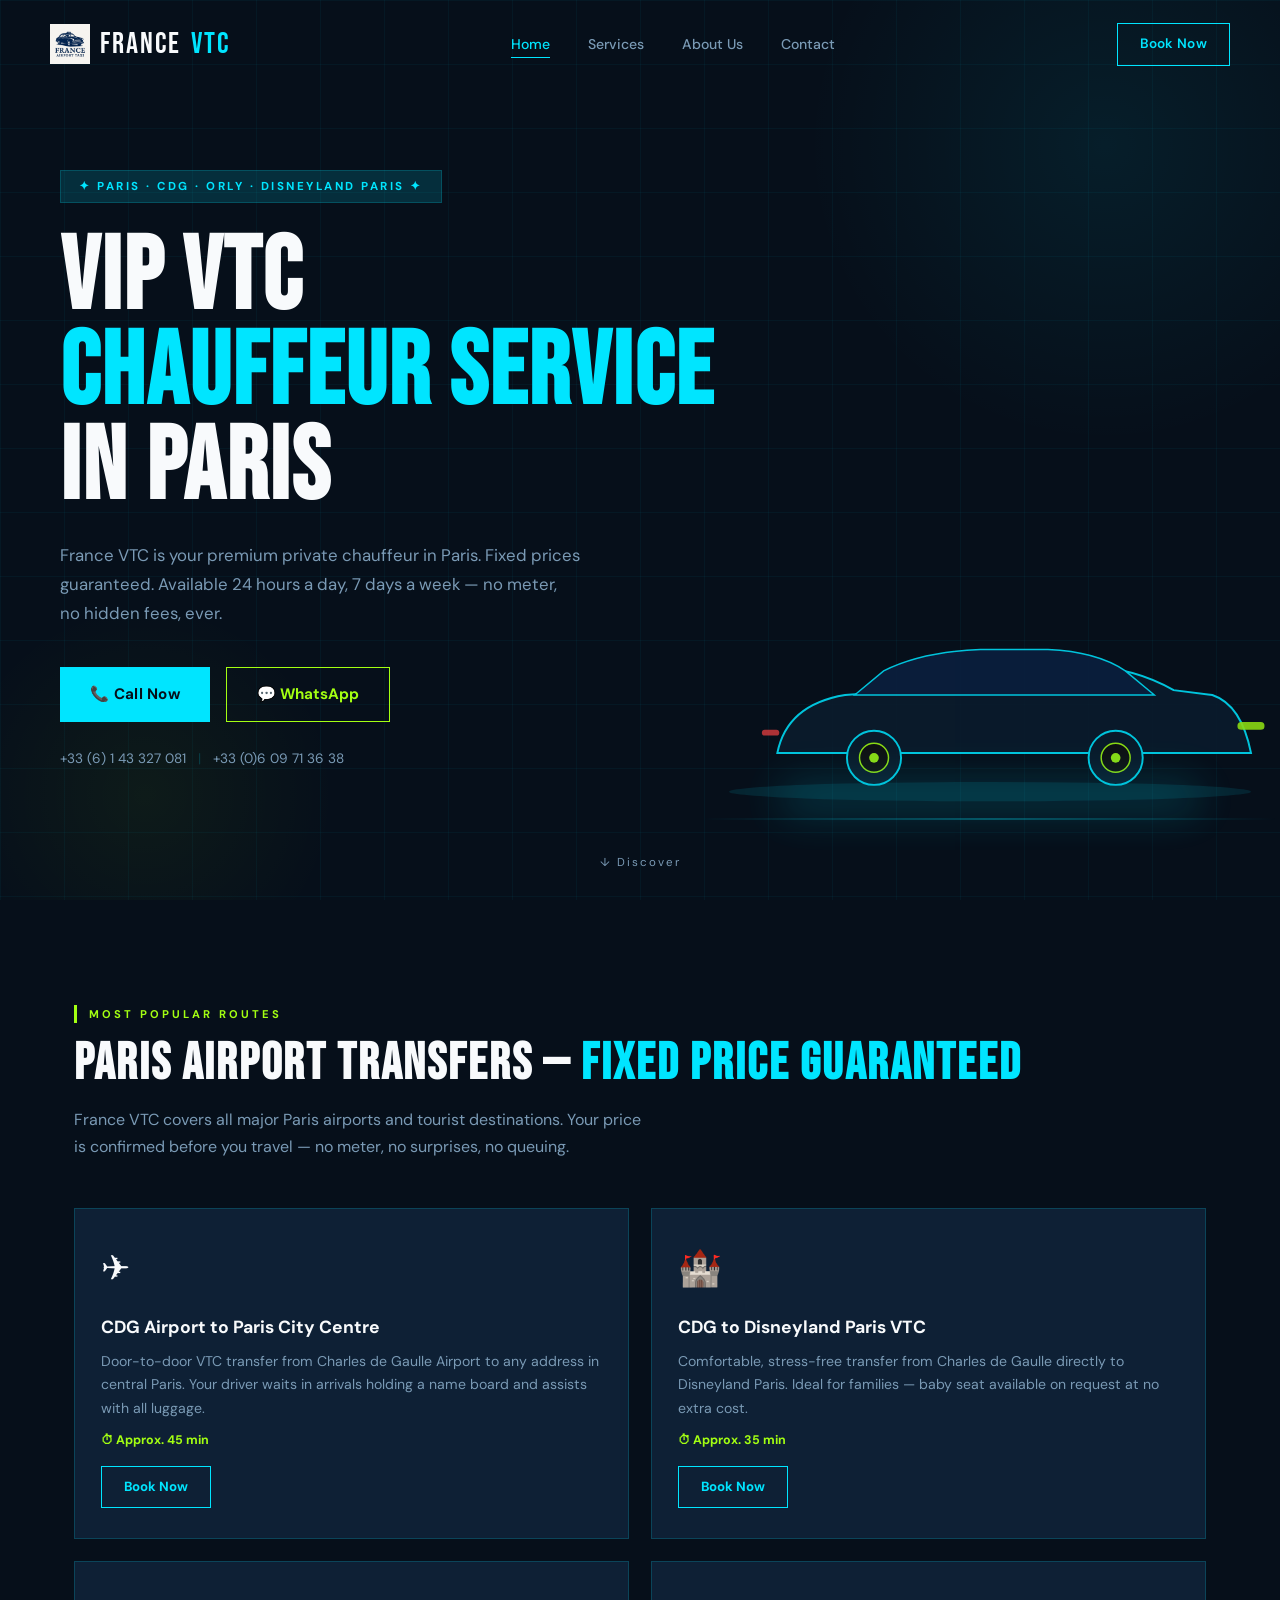
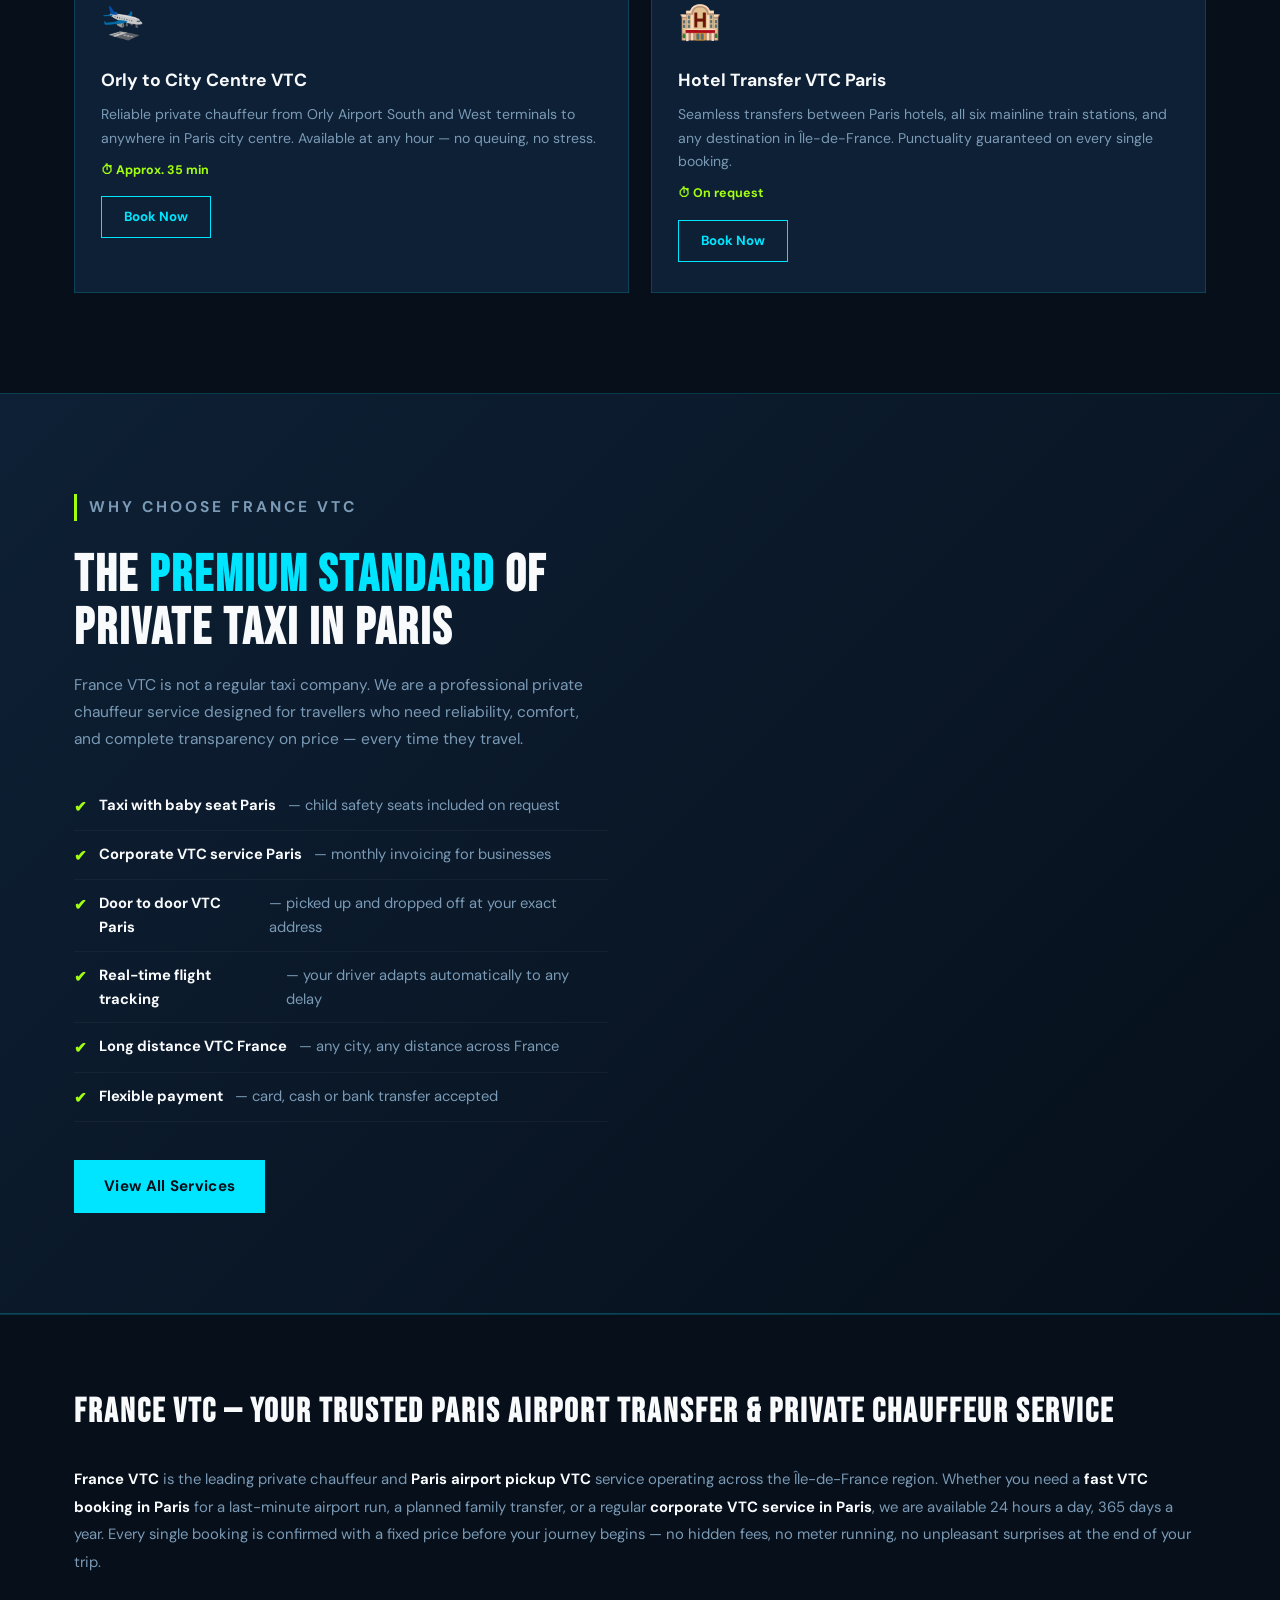
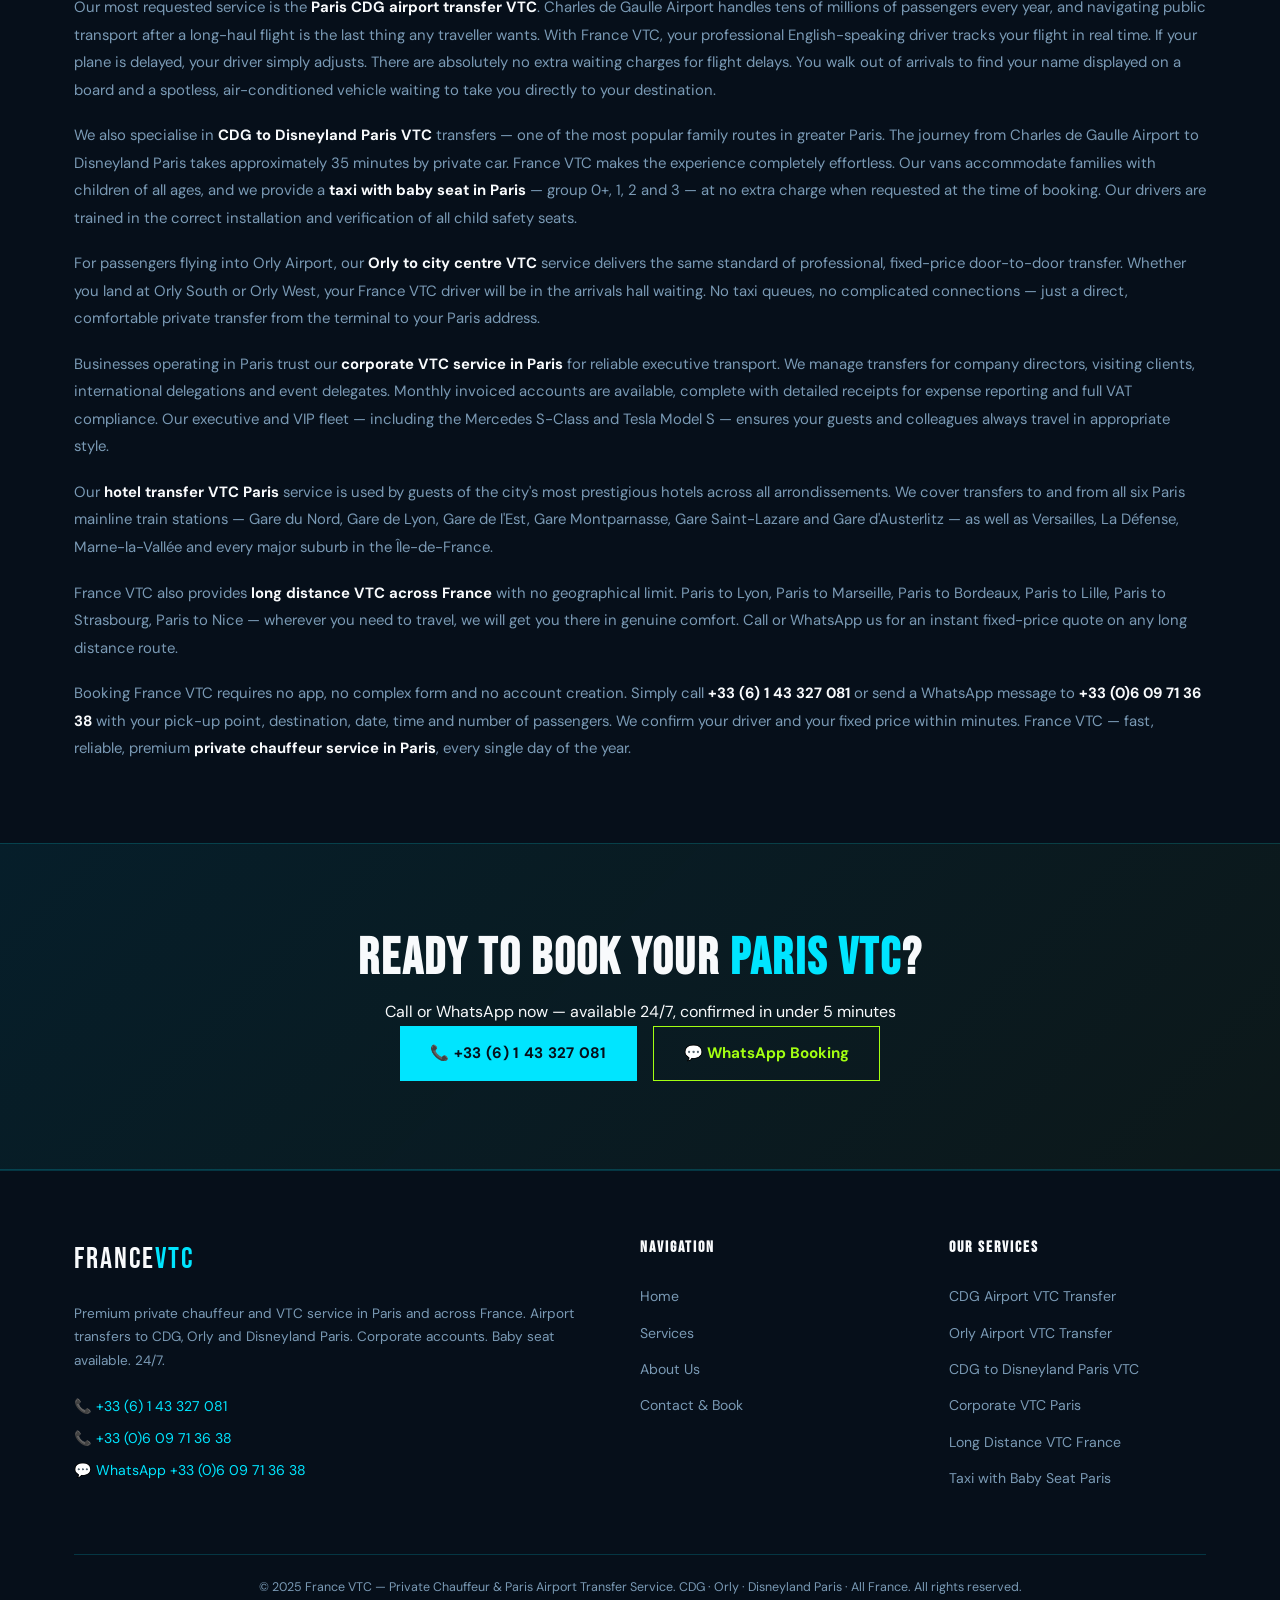
<file: index.html>
<!DOCTYPE html>
<html lang="en">
<head>
  <meta charset="UTF-8">
  <meta name="viewport" content="width=device-width, initial-scale=1.0">
  <title>France VTC – Paris Airport Transfer CDG, Orly & Disneyland | Private Chauffeur 24/7</title>
  <meta name="description" content="France VTC provides premium private chauffeur service across Paris. Airport transfers to CDG, Orly and Disneyland Paris. Fixed rates, baby seat available, corporate accounts. Available 24/7 — book in seconds.">
  <meta name="keywords" content="France VTC, Paris airport pickup VTC, VIP VTC service Paris, taxi with baby seat Paris, hotel transfer VTC Paris, CDG to Disneyland Paris VTC, Orly to city centre VTC, long distance VTC France, corporate VTC service Paris, door to door VTC Paris, fast VTC booking Paris, private chauffeur Paris, VTC Paris 24/7">
  <meta name="robots" content="index, follow, max-snippet:-1, max-image-preview:large, max-video-preview:-1">
  <meta name="author" content="France VTC">
  <meta name="geo.region" content="FR-IDF">
  <meta name="geo.placename" content="Paris, Île-de-France, France">
  <meta name="geo.position" content="48.8566;2.3522">
  <meta name="ICBM" content="48.8566, 2.3522">
  <link rel="canonical" href="https://www.franceairporttaxi.com/index.html">

  <meta property="og:type" content="website">
  <meta property="og:site_name" content="France VTC">
  <meta property="og:url" content="https://www.franceairporttaxi.com/index.html">
  <meta property="og:title" content="France VTC – Paris Airport Transfer CDG, Orly & Disneyland | Private Chauffeur 24/7">
  <meta property="og:description" content="Premium VTC Paris. Fixed rates. CDG, Orly, Disneyland Paris transfers. Baby seat available. Book by phone or WhatsApp 24/7.">
  <meta property="og:image" content="https://www.franceairporttaxi.com/og-home.webp">
  <meta property="og:locale" content="en_GB">

  <meta name="twitter:card" content="summary_large_image">
  <meta name="twitter:site" content="@francevtc">
  <meta name="twitter:title" content="France VTC – Paris Private Chauffeur 24/7 | CDG · Orly · Disneyland">
  <meta name="twitter:description" content="Book your France VTC in seconds. Fixed price guaranteed. CDG, Orly, Disneyland & hotel transfers. Available day and night.">
  <meta name="twitter:image" content="https://www.franceairporttaxi.com/og-home.webp">

  <script type="application/ld+json">
  {
    "@context": "https://schema.org",
    "@graph": [
      {
        "@type": ["LocalBusiness", "TaxiService"],
        "@id": "https://www.francevtc.fr/#business",
        "name": "France VTC",
        "description": "Premium private chauffeur and VTC taxi service in Paris. Airport transfers to CDG, Orly and Disneyland Paris. Baby seat, corporate accounts and long distance France available 24/7.",
        "url": "https://www.francevtc.fr",
        "telephone": ["+33614332708", "+33609713638"],
        "address": {
          "@type": "PostalAddress",
          "addressLocality": "Paris",
          "addressRegion": "Île-de-France",
          "postalCode": "75000",
          "addressCountry": "FR"
        },
        "geo": { "@type": "GeoCoordinates", "latitude": 48.8566, "longitude": 2.3522 },
        "openingHours": "Mo-Su 00:00-23:59",
        "priceRange": "€€",
        "currenciesAccepted": "EUR",
        "paymentAccepted": "Cash, Credit Card, Bank Transfer",
        "areaServed": ["Paris","CDG Airport","Orly Airport","Disneyland Paris","Île-de-France","France"],
        "hasMap": "https://maps.google.com/?q=Paris,France",
        "sameAs": ["https://wa.me/33609713638"],
        "aggregateRating": { "@type": "AggregateRating", "ratingValue": "4.9", "reviewCount": "312", "bestRating": "5" }
      },
      {
        "@type": "WebSite",
        "@id": "https://www.francevtc.fr/#website",
        "name": "France VTC",
        "url": "https://www.francevtc.fr",
        "inLanguage": "en"
      }
    ]
  }
  </script>

  <link rel="stylesheet" href="style-index.css">
  <link rel="preconnect" href="https://fonts.googleapis.com">
  <link rel="preconnect" href="https://fonts.gstatic.com" crossorigin>
  <link href="https://fonts.googleapis.com/css2?family=Bebas+Neue&family=DM+Sans:wght@300;400;500;700&display=swap" rel="stylesheet">
</head>
<body>

<!-- ===== NAVBAR ===== -->
<nav class="navbar" id="navbar" role="navigation" aria-label="Main navigation">
  <div class="nav-inner">
   <a href="index.html" class="nav-logo" aria-label="France VTC – Home">
  <img src="images/logo_11zon.webp" alt="logo" loading="lazy" height="40px" weight="40px">
  FRANCE<span>VTC</span>
</a>
    <ul class="nav-links" role="list">
      <li><a href="index.html" class="active" aria-current="page">Home</a></li>
      <li><a href="services.html">Services</a></li>
      <li><a href="about.html">About Us</a></li>
      <li><a href="contact.html">Contact</a></li>
    </ul>
    <a href="tel:+33614332708" class="nav-cta">Book Now</a>
    <button class="burger" id="burger" aria-label="Toggle mobile menu" aria-expanded="false">&#9776;</button>
  </div>
  <div class="mobile-menu" id="mobileMenu" aria-hidden="true" role="menu">
    <a href="index.html" role="menuitem">Home</a>
    <a href="services.html" role="menuitem">Services</a>
    <a href="about.html" role="menuitem">About Us</a>
    <a href="contact.html" role="menuitem">Contact</a>
    <a href="tel:+33614332708" class="mob-cta" role="menuitem">Book Now</a>
  </div>
</nav>

<!-- ===== HERO ===== -->
<section class="hero" aria-labelledby="hero-heading">
  <div class="hero-grid-overlay" aria-hidden="true"></div>
  <div class="hero-glow-top" aria-hidden="true"></div>
  <div class="hero-glow-bottom" aria-hidden="true"></div>

  <div class="hero-content">
    <p class="hero-badge" aria-label="Service areas">✦ Paris · CDG · Orly · Disneyland Paris ✦</p>
    <h1 id="hero-heading" class="hero-title">
      VIP VTC<br><span class="neon">Chauffeur Service</span><br>in Paris
    </h1>
    <p class="hero-sub">France VTC is your premium private chauffeur in Paris. Fixed prices guaranteed. Available 24 hours a day, 7 days a week — no meter, no hidden fees, ever.</p>
    <div class="hero-btns">
      <a href="tel:+33614332708" class="btn-primary pulse" aria-label="Call France VTC now">📞 Call Now</a>
      <a href="https://wa.me/33609713638?text=Hello%2C%20I%20would%20like%20to%20book%20a%20VTC%20in%20Paris" class="btn-secondary" target="_blank" rel="noopener noreferrer" aria-label="WhatsApp France VTC">💬 WhatsApp</a>
    </div>
    <div class="hero-phones">
      <a href="tel:+33614332708">+33 (6) 1 43 327 081</a>
      <span class="divider" aria-hidden="true">|</span>
      <a href="tel:+33609713638">+33 (0)6 09 71 36 38</a>
    </div>
  </div>

  <div class="hero-visual" aria-hidden="true">
    <div class="car-wrap">
      <div class="car-glow"></div>
      <svg viewBox="0 0 600 200" fill="none" xmlns="http://www.w3.org/2000/svg" role="img" aria-label="Premium VTC vehicle illustration">
        <ellipse cx="300" cy="190" rx="270" ry="10" fill="#00E5FF" fill-opacity="0.12"/>
        <path d="M80 150 Q90 100 150 90 L220 85 Q260 60 320 58 L400 60 Q450 62 490 85 L530 90 Q560 100 570 150 Z" fill="#0B1C2D" stroke="#00E5FF" stroke-width="2"/>
        <path d="M160 90 L190 65 Q230 45 290 43 L360 43 Q410 45 440 65 L470 90 Z" fill="#0B2040" stroke="#00E5FF" stroke-width="1.5"/>
        <circle cx="180" cy="155" r="28" fill="#0B1C2D" stroke="#00E5FF" stroke-width="2"/>
        <circle cx="180" cy="155" r="15" fill="#111" stroke="#A3FF12" stroke-width="1.5"/>
        <circle cx="180" cy="155" r="5" fill="#A3FF12"/>
        <circle cx="430" cy="155" r="28" fill="#0B1C2D" stroke="#00E5FF" stroke-width="2"/>
        <circle cx="430" cy="155" r="15" fill="#111" stroke="#A3FF12" stroke-width="1.5"/>
        <circle cx="430" cy="155" r="5" fill="#A3FF12"/>
        <rect x="556" y="118" width="28" height="8" rx="4" fill="#A3FF12" fill-opacity="0.9"/>
        <rect x="64" y="126" width="18" height="6" rx="3" fill="#FF4444" fill-opacity="0.8"/>
      </svg>
      <div class="road-line"></div>
    </div>
  </div>
  <p class="scroll-hint" aria-hidden="true">↓ Discover</p>
</section>



<!-- ===== TOP ROUTES ===== -->
<section class="routes" id="routes" aria-labelledby="routes-heading">
  <div class="container">
    <p class="section-tag">Most Popular Routes</p>
    <h2 id="routes-heading">Paris Airport Transfers — <span class="neon">Fixed Price Guaranteed</span></h2>
    <p class="section-sub">France VTC covers all major Paris airports and tourist destinations. Your price is confirmed before you travel — no meter, no surprises, no queuing.</p>
    <div class="routes-grid">

      <article class="route-card slide-in-left">
        <div class="route-icon" aria-hidden="true">✈</div>
        <div class="route-info">
          <h3>CDG Airport to Paris City Centre</h3>
          <p>Door-to-door VTC transfer from Charles de Gaulle Airport to any address in central Paris. Your driver waits in arrivals holding a name board and assists with all luggage.</p>
          <span class="route-time">⏱ Approx. 45 min</span>
        </div>
        <a href="contact.html" class="route-btn" aria-label="Book CDG to Paris city centre transfer">Book Now</a>
      </article>

      <article class="route-card slide-in-right">
        <div class="route-icon" aria-hidden="true">🏰</div>
        <div class="route-info">
          <h3>CDG to Disneyland Paris VTC</h3>
          <p>Comfortable, stress-free transfer from Charles de Gaulle directly to Disneyland Paris. Ideal for families — baby seat available on request at no extra cost.</p>
          <span class="route-time">⏱ Approx. 35 min</span>
        </div>
        <a href="contact.html" class="route-btn" aria-label="Book CDG to Disneyland Paris VTC">Book Now</a>
      </article>

      <article class="route-card slide-in-left">
        <div class="route-icon" aria-hidden="true">🛬</div>
        <div class="route-info">
          <h3>Orly to City Centre VTC</h3>
          <p>Reliable private chauffeur from Orly Airport South and West terminals to anywhere in Paris city centre. Available at any hour — no queuing, no stress.</p>
          <span class="route-time">⏱ Approx. 35 min</span>
        </div>
        <a href="contact.html" class="route-btn" aria-label="Book Orly to Paris city centre VTC">Book Now</a>
      </article>

      <article class="route-card slide-in-right">
        <div class="route-icon" aria-hidden="true">🏨</div>
        <div class="route-info">
          <h3>Hotel Transfer VTC Paris</h3>
          <p>Seamless transfers between Paris hotels, all six mainline train stations, and any destination in Île-de-France. Punctuality guaranteed on every single booking.</p>
          <span class="route-time">⏱ On request</span>
        </div>
        <a href="contact.html" class="route-btn" aria-label="Book hotel transfer VTC Paris">Book Now</a>
      </article>

    </div>
  </div>
</section>

<!-- ===== WHY FRANCE VTC ===== -->
<section class="why-us" aria-labelledby="why-heading">
  <div class="container">
    <div class="why-grid">
      <div class="why-text fade-up">
        <p class="section-tag">Why Choose France VTC</p>
        <h2 id="why-heading">The <span class="neon">Premium Standard</span> of Private Taxi in Paris</h2>
        <p>France VTC is not a regular taxi company. We are a professional private chauffeur service designed for travellers who need reliability, comfort, and complete transparency on price — every time they travel.</p>
        <ul class="why-list" role="list">
          <li><span class="check" aria-hidden="true">✔</span> <strong>Taxi with baby seat Paris</strong> — child safety seats included on request</li>
          <li><span class="check" aria-hidden="true">✔</span> <strong>Corporate VTC service Paris</strong> — monthly invoicing for businesses</li>
          <li><span class="check" aria-hidden="true">✔</span> <strong>Door to door VTC Paris</strong> — picked up and dropped off at your exact address</li>
          <li><span class="check" aria-hidden="true">✔</span> <strong>Real-time flight tracking</strong> — your driver adapts automatically to any delay</li>
          <li><span class="check" aria-hidden="true">✔</span> <strong>Long distance VTC France</strong> — any city, any distance across France</li>
          <li><span class="check" aria-hidden="true">✔</span> <strong>Flexible payment</strong> — card, cash or bank transfer accepted</li>
        </ul>
        <a href="services.html" class="btn-primary">View All Services</a>
      </div>
      
</section>






<!-- ===== SEO TEXT BLOCK ===== -->
<section class="seo-block" aria-labelledby="seo-heading">
  <div class="container">
    <h2 id="seo-heading">France VTC — Your Trusted Paris Airport Transfer &amp; Private Chauffeur Service</h2>
    <div class="seo-content">

      <p><strong>France VTC</strong> is the leading private chauffeur and <strong>Paris airport pickup VTC</strong> service operating across the Île-de-France region. Whether you need a <strong>fast VTC booking in Paris</strong> for a last-minute airport run, a planned family transfer, or a regular <strong>corporate VTC service in Paris</strong>, we are available 24 hours a day, 365 days a year. Every single booking is confirmed with a fixed price before your journey begins — no hidden fees, no meter running, no unpleasant surprises at the end of your trip.</p>

      <p>Our most requested service is the <strong>Paris CDG airport transfer VTC</strong>. Charles de Gaulle Airport handles tens of millions of passengers every year, and navigating public transport after a long-haul flight is the last thing any traveller wants. With France VTC, your professional English-speaking driver tracks your flight in real time. If your plane is delayed, your driver simply adjusts. There are absolutely no extra waiting charges for flight delays. You walk out of arrivals to find your name displayed on a board and a spotless, air-conditioned vehicle waiting to take you directly to your destination.</p>

      <p>We also specialise in <strong>CDG to Disneyland Paris VTC</strong> transfers — one of the most popular family routes in greater Paris. The journey from Charles de Gaulle Airport to Disneyland Paris takes approximately 35 minutes by private car. France VTC makes the experience completely effortless. Our vans accommodate families with children of all ages, and we provide a <strong>taxi with baby seat in Paris</strong> — group 0+, 1, 2 and 3 — at no extra charge when requested at the time of booking. Our drivers are trained in the correct installation and verification of all child safety seats.</p>

      <p>For passengers flying into Orly Airport, our <strong>Orly to city centre VTC</strong> service delivers the same standard of professional, fixed-price door-to-door transfer. Whether you land at Orly South or Orly West, your France VTC driver will be in the arrivals hall waiting. No taxi queues, no complicated connections — just a direct, comfortable private transfer from the terminal to your Paris address.</p>

      <p>Businesses operating in Paris trust our <strong>corporate VTC service in Paris</strong> for reliable executive transport. We manage transfers for company directors, visiting clients, international delegations and event delegates. Monthly invoiced accounts are available, complete with detailed receipts for expense reporting and full VAT compliance. Our executive and VIP fleet — including the Mercedes S-Class and Tesla Model S — ensures your guests and colleagues always travel in appropriate style.</p>

      <p>Our <strong>hotel transfer VTC Paris</strong> service is used by guests of the city's most prestigious hotels across all arrondissements. We cover transfers to and from all six Paris mainline train stations — Gare du Nord, Gare de Lyon, Gare de l'Est, Gare Montparnasse, Gare Saint-Lazare and Gare d'Austerlitz — as well as Versailles, La Défense, Marne-la-Vallée and every major suburb in the Île-de-France.</p>

      <p>France VTC also provides <strong>long distance VTC across France</strong> with no geographical limit. Paris to Lyon, Paris to Marseille, Paris to Bordeaux, Paris to Lille, Paris to Strasbourg, Paris to Nice — wherever you need to travel, we will get you there in genuine comfort. Call or WhatsApp us for an instant fixed-price quote on any long distance route.</p>

      <p>Booking France VTC requires no app, no complex form and no account creation. Simply call <strong>+33 (6) 1 43 327 081</strong> or send a WhatsApp message to <strong>+33 (0)6 09 71 36 38</strong> with your pick-up point, destination, date, time and number of passengers. We confirm your driver and your fixed price within minutes. France VTC — fast, reliable, premium <strong>private chauffeur service in Paris</strong>, every single day of the year.</p>

    </div>
  </div>
</section>

<!-- ===== CTA BANNER ===== -->
<section class="cta-banner" aria-labelledby="cta-heading">
  <div class="container">
    <h2 id="cta-heading">Ready to Book Your <span class="neon">Paris VTC</span>?</h2>
    <p>Call or WhatsApp now — available 24/7, confirmed in under 5 minutes</p>
    <div class="cta-btns">
      <a href="tel:+33614332708" class="btn-primary pulse" aria-label="Call France VTC">📞 +33 (6) 1 43 327 081</a>
      <a href="https://wa.me/33609713638?text=Hello%2C%20I%20would%20like%20to%20book%20a%20VTC%20in%20Paris" class="btn-secondary" target="_blank" rel="noopener noreferrer" aria-label="WhatsApp France VTC">💬 WhatsApp Booking</a>
    </div>
  </div>
</section>

<!-- ===== FOOTER ===== -->
<footer class="footer" role="contentinfo">
  <div class="container">
    <div class="footer-grid">
      <div class="footer-brand">
        <a href="index.html" class="nav-logo" aria-label="France VTC home">FRANCE<span>VTC</span></a>
        <p>Premium private chauffeur and VTC service in Paris and across France. Airport transfers to CDG, Orly and Disneyland Paris. Corporate accounts. Baby seat available. 24/7.</p>
        <div class="footer-phones">
          <a href="tel:+33614332708">📞 +33 (6) 1 43 327 081</a>
          <a href="tel:+33609713638">📞 +33 (0)6 09 71 36 38</a>
          <a href="https://wa.me/33609713638" target="_blank" rel="noopener noreferrer">💬 WhatsApp +33 (0)6 09 71 36 38</a>
        </div>
      </div>
      <div class="footer-links">
        <h3>Navigation</h3>
        <ul role="list">
          <li><a href="index.html">Home</a></li>
          <li><a href="services.html">Services</a></li>
          <li><a href="about.html">About Us</a></li>
          <li><a href="contact.html">Contact &amp; Book</a></li>
        </ul>
      </div>
      <div class="footer-services">
        <h3>Our Services</h3>
        <ul role="list">
          <li><a href="services.html">CDG Airport VTC Transfer</a></li>
          <li><a href="services.html">Orly Airport VTC Transfer</a></li>
          <li><a href="services.html">CDG to Disneyland Paris VTC</a></li>
          <li><a href="services.html">Corporate VTC Paris</a></li>
          <li><a href="services.html">Long Distance VTC France</a></li>
          <li><a href="services.html">Taxi with Baby Seat Paris</a></li>
        </ul>
      </div>
    </div>
    <div class="footer-bottom">
      <p>© 2025 France VTC — Private Chauffeur &amp; Paris Airport Transfer Service. CDG · Orly · Disneyland Paris · All France. All rights reserved.</p>
    </div>
  </div>
</footer>

<script>
  // Sticky navbar on scroll
  window.addEventListener('scroll', () => {
    document.getElementById('navbar').classList.toggle('scrolled', window.scrollY > 50);
  }, { passive: true });

  // Mobile menu toggle
  const burger = document.getElementById('burger');
  const mobileMenu = document.getElementById('mobileMenu');
  burger.addEventListener('click', () => {
    const isOpen = mobileMenu.classList.toggle('open');
    burger.setAttribute('aria-expanded', isOpen);
    mobileMenu.setAttribute('aria-hidden', !isOpen);
  });

  // Animated counters
  const counters = document.querySelectorAll('.stat-num');
  const counterObs = new IntersectionObserver(entries => {
    entries.forEach(entry => {
      if (!entry.isIntersecting) return;
      const el = entry.target;
      const target = +el.dataset.target;
      let val = 0;
      const step = target / 80;
      const tick = setInterval(() => {
        val += step;
        if (val >= target) { val = target; clearInterval(tick); }
        el.textContent = Math.floor(val).toLocaleString('en-GB');
      }, 18);
      counterObs.unobserve(el);
    });
  }, { threshold: 0.6 });
  counters.forEach(c => counterObs.observe(c));

  // Scroll-triggered reveal animations
  const revealEls = document.querySelectorAll('.fade-up, .slide-in-left, .slide-in-right');
  const revealObs = new IntersectionObserver(entries => {
    entries.forEach((entry, i) => {
      if (!entry.isIntersecting) return;
      setTimeout(() => entry.target.classList.add('visible'), i * 60);
      revealObs.unobserve(entry.target);
    });
  }, { threshold: 0.1 });
  revealEls.forEach(el => revealObs.observe(el));
</script>
</body>
</html>
</file>
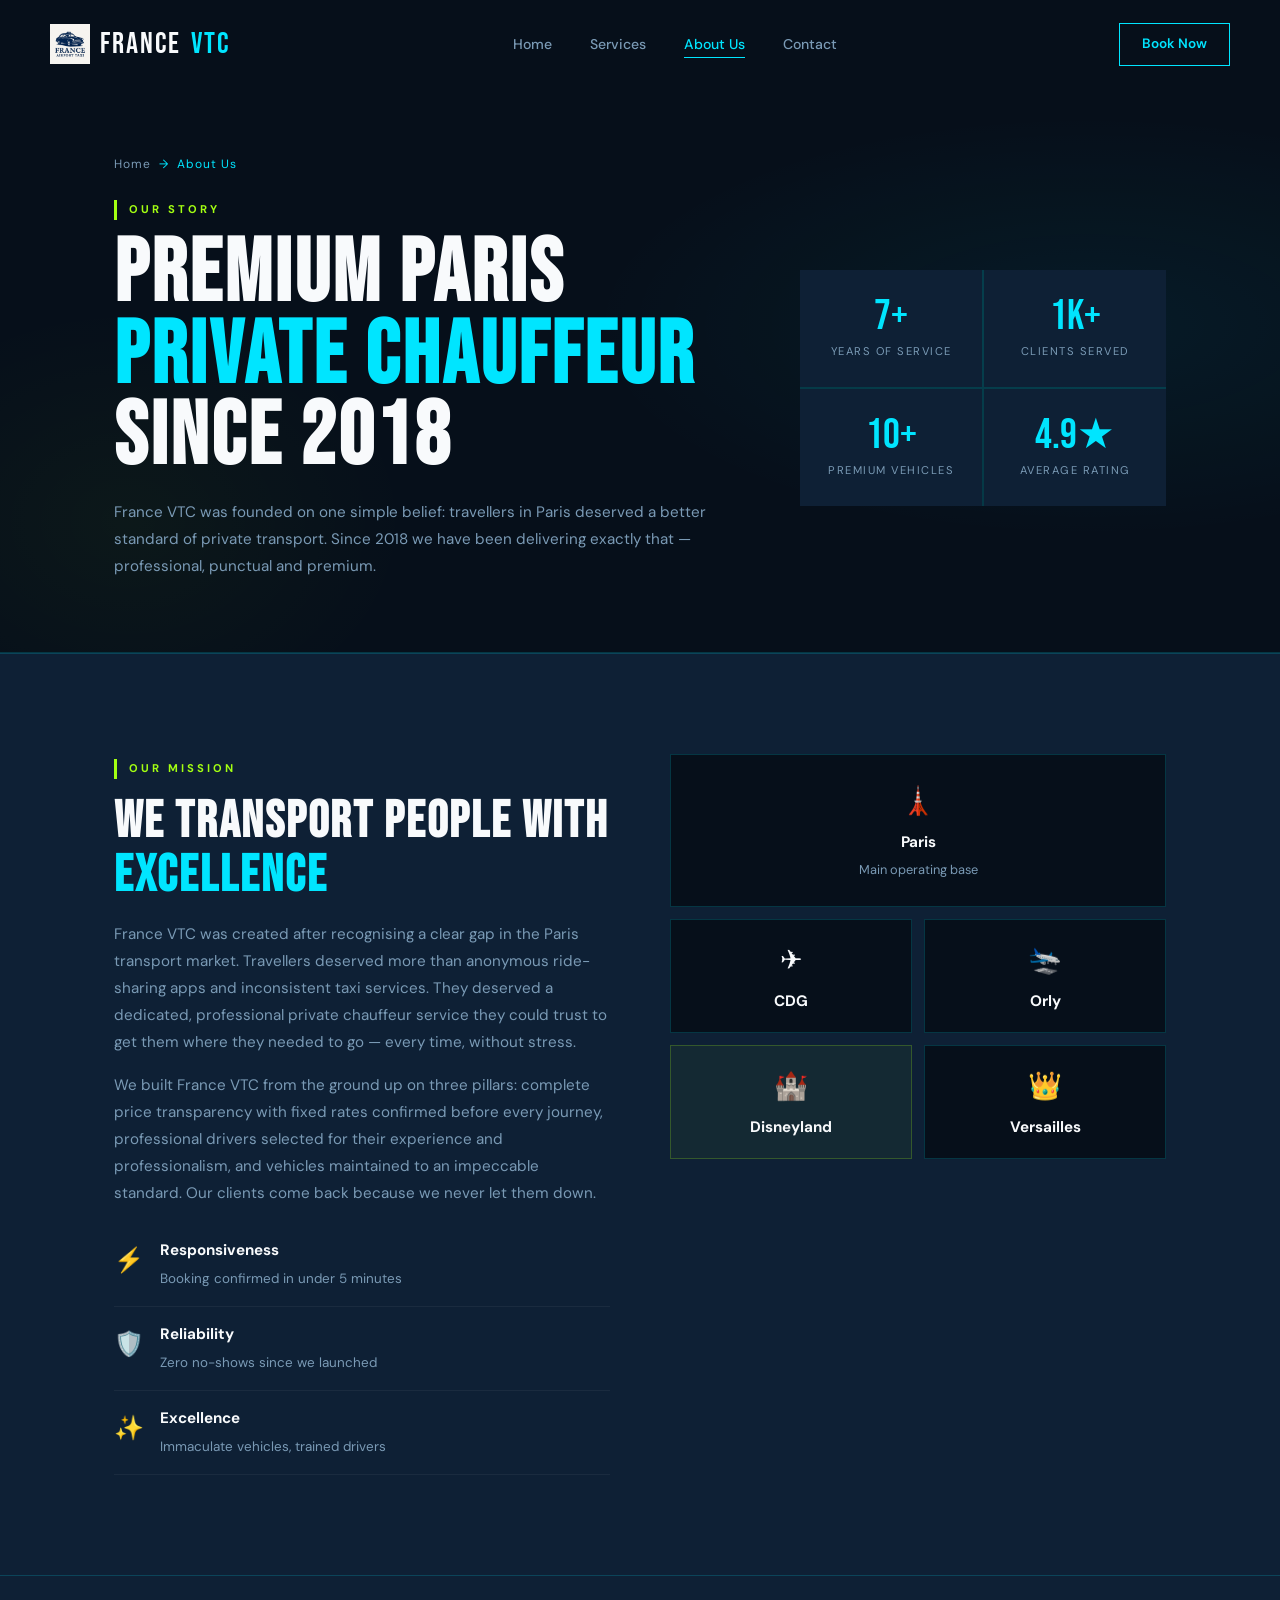
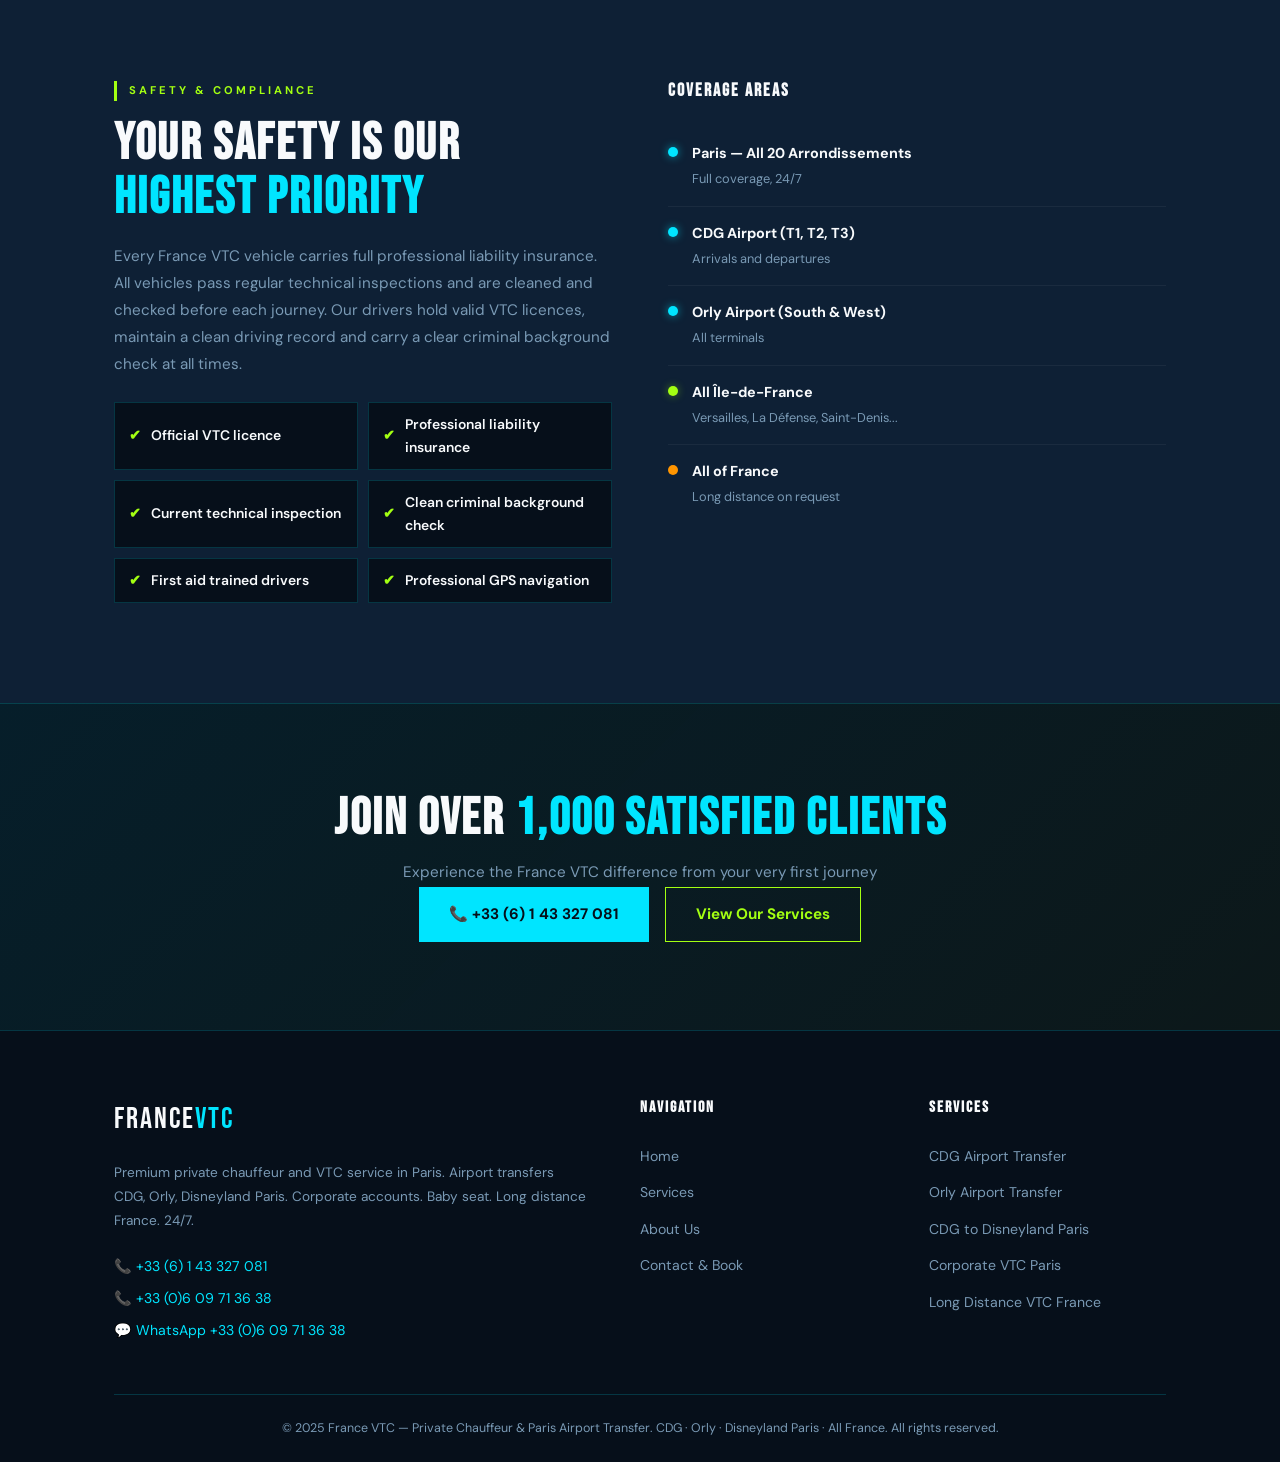
<file: about.html>
<!DOCTYPE html>
<html lang="en">
<head>
  <meta charset="UTF-8">
  <meta name="viewport" content="width=device-width, initial-scale=1.0">
  <title>About France VTC – Paris Private Chauffeur Service Since 2018 | Our Story & Fleet</title>
  <meta name="description" content="Learn about France VTC — Paris's premium private chauffeur service since 2018. Professional drivers, executive fleet, full coverage across Paris, CDG, Orly, Disneyland and all of France.">
  <meta name="keywords" content="about France VTC, France VTC Paris history, private chauffeur Paris, VTC professional drivers, executive fleet Paris, France VTC coverage, VTC Paris Île-de-France">
  <meta name="robots" content="index, follow">
  <meta name="author" content="France VTC">
  <meta name="geo.region" content="FR-IDF">
  <link rel="canonical" href="https://www.franceairporttaxi.com/about.html">
  <meta property="og:type" content="website">
  <meta property="og:site_name" content="France VTC">
  <meta property="og:url" content="https://www.franceairporttaxi.com/about.html">
  <meta property="og:title" content="About France VTC – Paris Private Chauffeur Since 2018">
  <meta property="og:description" content="France VTC is Paris's trusted private chauffeur service. Professional drivers, executive fleet, 24/7 availability across Paris, CDG, Orly and all of France.">
  <meta property="og:image" content="https://www.franceairporttaxi.com/og-about.webp">
  <meta property="og:locale" content="en_GB">
  <meta name="twitter:card" content="summary_large_image">
  <meta name="twitter:title" content="About France VTC – Paris Private Chauffeur Since 2018">
  <meta name="twitter:description" content="France VTC — premium VTC Paris since 2018. Professional drivers, executive fleet, all airports.">

  <link rel="stylesheet" href="style-about.css">
  <link rel="preconnect" href="https://fonts.googleapis.com">
  <link rel="preconnect" href="https://fonts.gstatic.com" crossorigin>
  <link href="https://fonts.googleapis.com/css2?family=Bebas+Neue&family=DM+Sans:wght@300;400;500;700&display=swap" rel="stylesheet">
</head>
<body>

<nav class="navbar" id="navbar" role="navigation" aria-label="Main navigation">
  <div class="nav-inner">
    <a href="index.html" class="nav-logo" aria-label="France VTC – Home">
   <img src="images/logo_11zon.webp" alt="logo" loading="lazy" height="40px" weight="40px">
  FRANCE<span>VTC</span>
</a>
    <ul class="nav-links" role="list">
      <li><a href="index.html">Home</a></li>
      <li><a href="services.html">Services</a></li>
      <li><a href="about.html" class="active" aria-current="page">About Us</a></li>
      <li><a href="contact.html">Contact</a></li>
    </ul>
    <a href="tel:+33614332708" class="nav-cta">Book Now</a>
    <button class="burger" id="burger" aria-label="Toggle mobile menu" aria-expanded="false">&#9776;</button>
  </div>
  <div class="mobile-menu" id="mobileMenu" aria-hidden="true">
    <a href="index.html">Home</a><a href="services.html">Services</a>
    <a href="about.html">About Us</a><a href="contact.html">Contact</a>
    <a href="tel:+33614332708" class="mob-cta">Book Now</a>
  </div>
</nav>

<!-- HERO -->
<header class="about-hero" aria-labelledby="about-title">
  <div class="ah-bg" aria-hidden="true"></div>
  <div class="container">
    <nav class="breadcrumb" aria-label="Breadcrumb">
      <a href="index.html">Home</a><span aria-hidden="true">→</span><span>About Us</span>
    </nav>
    <div class="ah-inner">
      <div class="ah-text">
        <p class="section-tag">Our Story</p>
        <h1 id="about-title" class="ah-title">Premium Paris<br><span class="neon">Private Chauffeur</span><br>Since 2018</h1>
        <p>France VTC was founded on one simple belief: travellers in Paris deserved a better standard of private transport. Since 2018 we have been delivering exactly that — professional, punctual and premium.</p>
      </div>
      <div class="ah-stats" aria-label="France VTC key figures">
        <div class="hs"><span class="hs-num">7+</span><span class="hs-label">Years of Service</span></div>
        <div class="hs"><span class="hs-num">1K+</span><span class="hs-label">Clients Served</span></div>
        <div class="hs"><span class="hs-num">10+</span><span class="hs-label">Premium Vehicles</span></div>
        <div class="hs"><span class="hs-num">4.9★</span><span class="hs-label">Average Rating</span></div>
      </div>
    </div>
  </div>
</header>

<!-- MISSION -->
<section class="mission" aria-labelledby="mission-heading">
  <div class="container">
    <div class="mission-grid">
      <div class="mission-text fade-up">
        <p class="section-tag">Our Mission</p>
        <h2 id="mission-heading">We Transport People with <span class="neon">Excellence</span></h2>
        <p>France VTC was created after recognising a clear gap in the Paris transport market. Travellers deserved more than anonymous ride-sharing apps and inconsistent taxi services. They deserved a dedicated, professional private chauffeur service they could trust to get them where they needed to go — every time, without stress.</p>
        <p>We built France VTC from the ground up on three pillars: complete price transparency with fixed rates confirmed before every journey, professional drivers selected for their experience and professionalism, and vehicles maintained to an impeccable standard. Our clients come back because we never let them down.</p>
        <div class="mission-values">
          <div class="mv"><span class="mv-icon" aria-hidden="true">⚡</span><div><strong>Responsiveness</strong><p>Booking confirmed in under 5 minutes</p></div></div>
          <div class="mv"><span class="mv-icon" aria-hidden="true">🛡️</span><div><strong>Reliability</strong><p>Zero no-shows since we launched</p></div></div>
          <div class="mv"><span class="mv-icon" aria-hidden="true">✨</span><div><strong>Excellence</strong><p>Immaculate vehicles, trained drivers</p></div></div>
        </div>
      </div>
      <div class="mission-visual fade-up" aria-hidden="true">
        <div class="city-grid">
          <div class="cg big"><span class="cg-icon">🗼</span><strong>Paris</strong><p>Main operating base</p></div>
          <div class="cg"><span class="cg-icon">✈</span><strong>CDG</strong></div>
          <div class="cg"><span class="cg-icon">🛬</span><strong>Orly</strong></div>
          <div class="cg accent"><span class="cg-icon">🏰</span><strong>Disneyland</strong></div>
          <div class="cg"><span class="cg-icon">👑</span><strong>Versailles</strong></div>
        </div>
      </div>
    </div>
  </div>
</section>





<!-- SAFETY -->
<section class="safety-section" aria-labelledby="safety-heading">
  <div class="container">
    <div class="safety-grid">
      <div class="safety-text fade-up">
        <p class="section-tag">Safety &amp; Compliance</p>
        <h2 id="safety-heading">Your Safety is Our <span class="neon">Highest Priority</span></h2>
        <p>Every France VTC vehicle carries full professional liability insurance. All vehicles pass regular technical inspections and are cleaned and checked before each journey. Our drivers hold valid VTC licences, maintain a clean driving record and carry a clear criminal background check at all times.</p>
        <div class="safety-badges" role="list">
          <div class="sb" role="listitem"><span aria-hidden="true">✔</span> Official VTC licence</div>
          <div class="sb" role="listitem"><span aria-hidden="true">✔</span> Professional liability insurance</div>
          <div class="sb" role="listitem"><span aria-hidden="true">✔</span> Current technical inspection</div>
          <div class="sb" role="listitem"><span aria-hidden="true">✔</span> Clean criminal background check</div>
          <div class="sb" role="listitem"><span aria-hidden="true">✔</span> First aid trained drivers</div>
          <div class="sb" role="listitem"><span aria-hidden="true">✔</span> Professional GPS navigation</div>
        </div>
      </div>
      <div class="coverage fade-up">
        <h3>Coverage Areas</h3>
        <div class="zones" role="list">
          <div class="zone" role="listitem"><span class="zdot primary" aria-hidden="true"></span><div><strong>Paris — All 20 Arrondissements</strong><p>Full coverage, 24/7</p></div></div>
          <div class="zone" role="listitem"><span class="zdot primary" aria-hidden="true"></span><div><strong>CDG Airport (T1, T2, T3)</strong><p>Arrivals and departures</p></div></div>
          <div class="zone" role="listitem"><span class="zdot primary" aria-hidden="true"></span><div><strong>Orly Airport (South &amp; West)</strong><p>All terminals</p></div></div>
          <div class="zone" role="listitem"><span class="zdot secondary" aria-hidden="true"></span><div><strong>All Île-de-France</strong><p>Versailles, La Défense, Saint-Denis...</p></div></div>
          <div class="zone" role="listitem"><span class="zdot accent" aria-hidden="true"></span><div><strong>All of France</strong><p>Long distance on request</p></div></div>
        </div>
      </div>
    </div>
  </div>
</section>

<!-- CTA -->
<section class="cta-banner" aria-labelledby="cta-heading">
  <div class="container">
    <h2 id="cta-heading">Join Over <span class="neon">1,000 Satisfied Clients</span></h2>
    <p>Experience the France VTC difference from your very first journey</p>
    <div class="cta-btns">
      <a href="tel:+33614332708" class="btn-primary pulse">📞 +33 (6) 1 43 327 081</a>
      <a href="services.html" class="btn-secondary">View Our Services</a>
    </div>
  </div>
</section>

<footer class="footer" role="contentinfo">
  <div class="container">
    <div class="footer-grid">
      <div class="footer-brand">
        <a href="index.html" class="nav-logo">FRANCE<span>VTC</span></a>
        <p>Premium private chauffeur and VTC service in Paris. Airport transfers CDG, Orly, Disneyland Paris. Corporate accounts. Baby seat. Long distance France. 24/7.</p>
        <div class="footer-phones">
          <a href="tel:+33614332708">📞 +33 (6) 1 43 327 081</a>
          <a href="tel:+33609713638">📞 +33 (0)6 09 71 36 38</a>
          <a href="https://wa.me/33609713638" target="_blank" rel="noopener noreferrer">💬 WhatsApp +33 (0)6 09 71 36 38</a>
        </div>
      </div>
      <div class="footer-links">
        <h3>Navigation</h3>
        <ul role="list">
          <li><a href="index.html">Home</a></li>
          <li><a href="services.html">Services</a></li>
          <li><a href="about.html">About Us</a></li>
          <li><a href="contact.html">Contact &amp; Book</a></li>
        </ul>
      </div>
      <div class="footer-services">
        <h3>Services</h3>
        <ul role="list">
          <li><a href="services.html">CDG Airport Transfer</a></li>
          <li><a href="services.html">Orly Airport Transfer</a></li>
          <li><a href="services.html">CDG to Disneyland Paris</a></li>
          <li><a href="services.html">Corporate VTC Paris</a></li>
          <li><a href="services.html">Long Distance VTC France</a></li>
        </ul>
      </div>
    </div>
    <div class="footer-bottom">
      <p>© 2025 France VTC — Private Chauffeur &amp; Paris Airport Transfer. CDG · Orly · Disneyland Paris · All France. All rights reserved.</p>
    </div>
  </div>
</footer>

<script>
  window.addEventListener('scroll', () => { document.getElementById('navbar').classList.toggle('scrolled', window.scrollY > 50); }, { passive: true });
  const b = document.getElementById('burger'), m = document.getElementById('mobileMenu');
  b.addEventListener('click', () => { const o = m.classList.toggle('open'); b.setAttribute('aria-expanded', o); m.setAttribute('aria-hidden', !o); });
  const els = document.querySelectorAll('.fade-up');
  const ob = new IntersectionObserver(entries => { entries.forEach((e,i) => { if (!e.isIntersecting) return; setTimeout(() => e.target.classList.add('visible'), i * 70); ob.unobserve(e.target); }); }, { threshold: 0.1 });
  els.forEach(el => ob.observe(el));
</script>
</body>
</html>
</file>
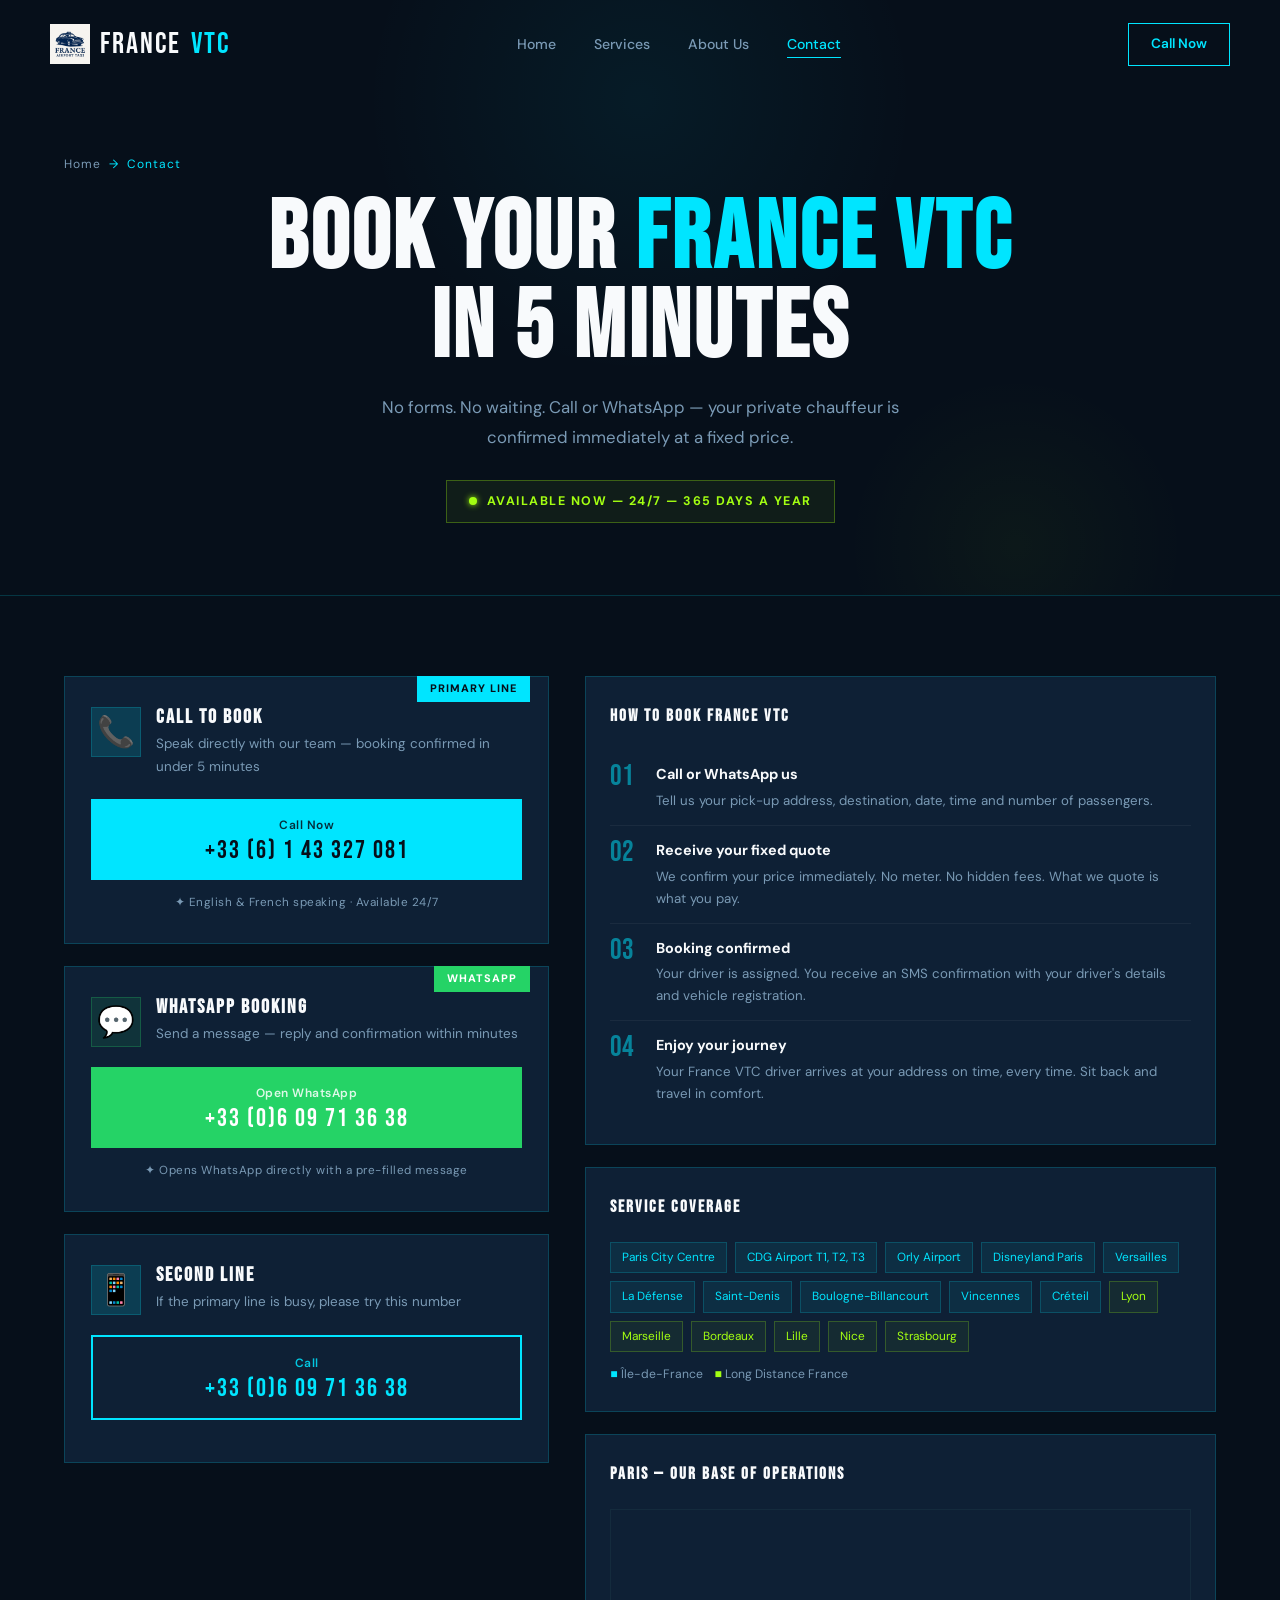
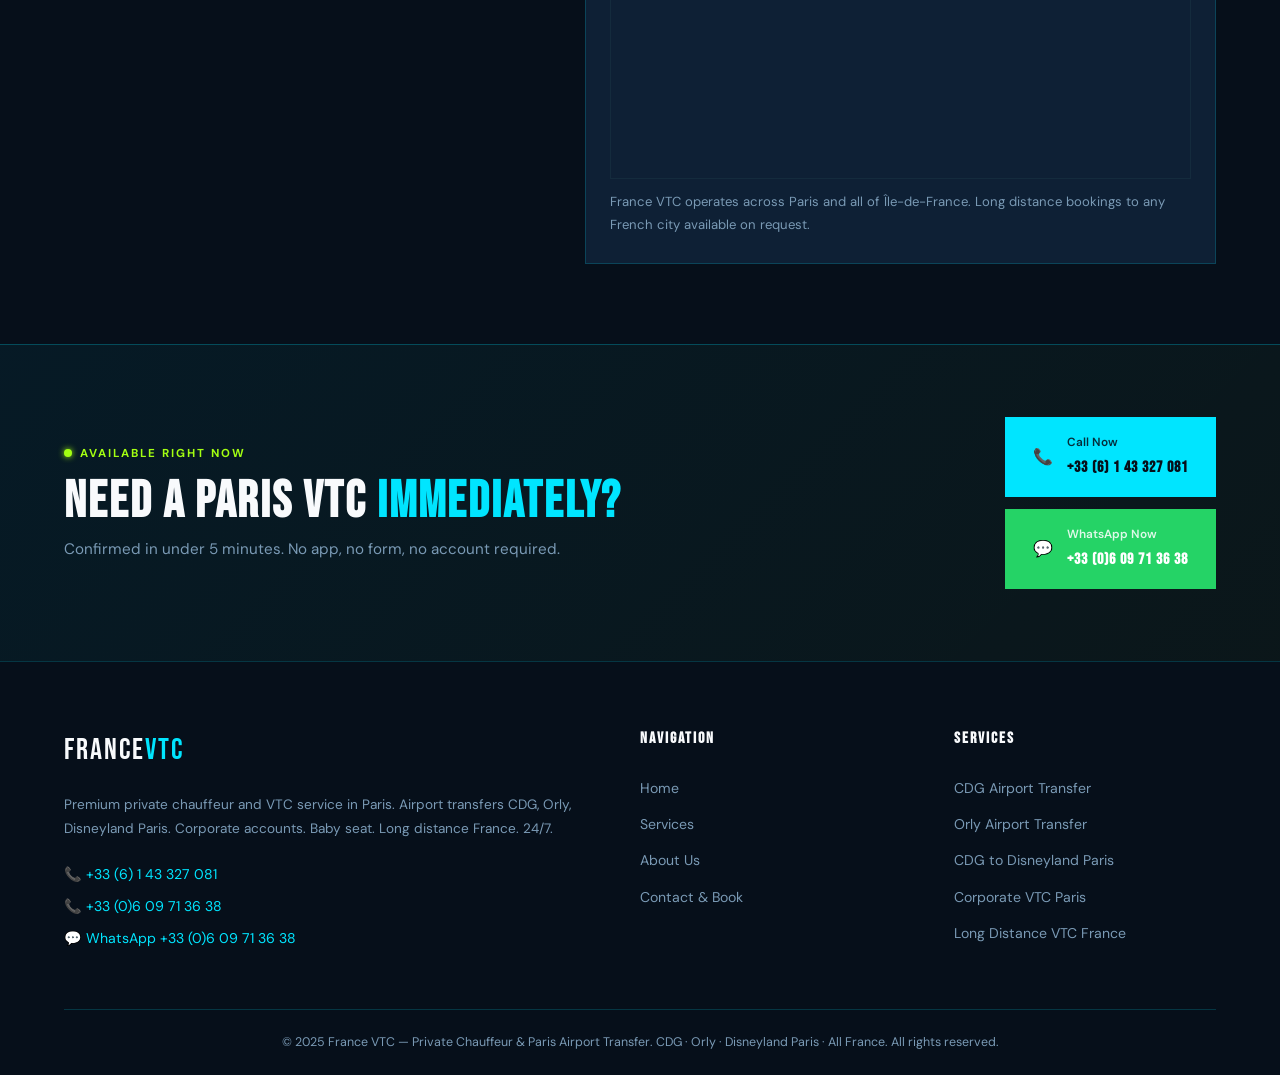
<file: contact.html>
<!DOCTYPE html>
<html lang="en">
<head>
  <meta charset="UTF-8">
  <meta name="viewport" content="width=device-width, initial-scale=1.0">
  <title>Contact France VTC – Book by Phone or WhatsApp | Paris Private Chauffeur 24/7</title>
  <meta name="description" content="Book France VTC by phone or WhatsApp — available 24/7. Fixed price confirmed in minutes. Paris airport transfers, CDG, Orly, Disneyland Paris, corporate VTC and long distance France.">
  <meta name="keywords" content="contact France VTC, book France VTC, France VTC phone, France VTC WhatsApp, book Paris private chauffeur, VTC Paris booking, Paris airport transfer book, CDG Orly VTC contact">
  <meta name="robots" content="index, follow">
  <meta name="author" content="France VTC">
  <meta name="geo.region" content="FR-IDF">
  <link rel="canonical" href="https://www.franceairporttaxi.com/contact.html">
  <meta property="og:type" content="website">
  <meta property="og:site_name" content="France VTC">
  <meta property="og:url" content="https://www.franceairporttaxi.com/contact.html">
  <meta property="og:title" content="Contact France VTC – Book by Phone or WhatsApp 24/7">
  <meta property="og:description" content="Call or WhatsApp France VTC to book your Paris private chauffeur. Fixed price. Available 24/7. CDG, Orly, Disneyland, hotels, corporate and long distance.">
  <meta property="og:image" content="https://www.franceairporttaxi.com/og-contact.webp">
  <meta property="og:locale" content="en_GB">
  <meta name="twitter:card" content="summary_large_image">
  <meta name="twitter:title" content="Contact France VTC – Book Paris Private Chauffeur 24/7">
  <meta name="twitter:description" content="Call or WhatsApp France VTC to book your VTC in Paris. Fixed price confirmed in minutes.">

  <script type="application/ld+json">
  {
    "@context": "https://schema.org",
    "@type": "LocalBusiness",
    "name": "France VTC",
    "url": "https://www.francevtc.fr",
    "telephone": ["+33614332708", "+33609713638"],
    "address": { "@type": "PostalAddress", "addressLocality": "Paris", "addressRegion": "Île-de-France", "addressCountry": "FR" },
    "openingHours": "Mo-Su 00:00-23:59",
    "contactPoint": [
      { "@type": "ContactPoint", "telephone": "+33614332708", "contactType": "reservations", "availableLanguage": ["English","French"] },
      { "@type": "ContactPoint", "telephone": "+33609713638", "contactType": "customer support", "contactOption": "WhatsApp", "availableLanguage": ["English","French"] }
    ]
  }
  </script>

  <link rel="stylesheet" href="style-contact.css">
  <link rel="preconnect" href="https://fonts.googleapis.com">
  <link rel="preconnect" href="https://fonts.gstatic.com" crossorigin>
  <link href="https://fonts.googleapis.com/css2?family=Bebas+Neue&family=DM+Sans:wght@300;400;500;700&display=swap" rel="stylesheet">
</head>
<body>

<nav class="navbar" id="navbar" role="navigation" aria-label="Main navigation">
  <div class="nav-inner">
    <a href="index.html" class="nav-logo" aria-label="France VTC – Home">
 <img src="images/logo_11zon.webp" alt="logo" loading="lazy" height="40px" weight="40px">
  FRANCE<span>VTC</span>
</a>
    <ul class="nav-links" role="list">
      <li><a href="index.html">Home</a></li>
      <li><a href="services.html">Services</a></li>
      <li><a href="about.html">About Us</a></li>
      <li><a href="contact.html" class="active" aria-current="page">Contact</a></li>
    </ul>
    <a href="tel:+33614332708" class="nav-cta">Call Now</a>
    <button class="burger" id="burger" aria-label="Toggle mobile menu" aria-expanded="false">&#9776;</button>
  </div>
  <div class="mobile-menu" id="mobileMenu" aria-hidden="true">
    <a href="index.html">Home</a><a href="services.html">Services</a>
    <a href="about.html">About Us</a><a href="contact.html">Contact</a>
    <a href="tel:+33614332708" class="mob-cta">Call Now</a>
  </div>
</nav>

<!-- HERO -->
<header class="contact-hero" aria-labelledby="contact-title">
  <div class="ch-glow ch-glow-1" aria-hidden="true"></div>
  <div class="ch-glow ch-glow-2" aria-hidden="true"></div>
  <div class="container">
    <nav class="breadcrumb" aria-label="Breadcrumb">
      <a href="index.html">Home</a><span aria-hidden="true">→</span><span>Contact</span>
    </nav>
    <h1 id="contact-title" class="contact-title">Book Your <span class="neon">France VTC</span><br>in 5 Minutes</h1>
    <p class="contact-sub">No forms. No waiting. Call or WhatsApp — your private chauffeur is confirmed immediately at a fixed price.</p>
    <div class="avail-badge">
      <span class="avail-dot" aria-hidden="true"></span>
      <span>Available Now — 24/7 — 365 Days a Year</span>
    </div>
  </div>
</header>

<!-- MAIN CONTACT -->
<main class="contact-main">
  <div class="container">
    <div class="contact-grid">

      <!-- LEFT: BOOKING CHANNELS -->
      <div class="contact-left">

        <article class="cc phone-card">
          <div class="cc-badge">Primary Line</div>
          <div class="cc-head">
            <div class="cc-icon" aria-hidden="true">📞</div>
            <div>
              <h2>Call to Book</h2>
              <p class="cc-desc">Speak directly with our team — booking confirmed in under 5 minutes</p>
            </div>
          </div>
          <a href="tel:+33614332708" class="call-btn" aria-label="Call France VTC primary line">
            <span class="cb-label">Call Now</span>
            <span class="cb-num">+33 (6) 1 43 327 081</span>
          </a>
          <p class="cc-note">✦ English &amp; French speaking · Available 24/7</p>
        </article>

        <article class="cc wa-card">
          <div class="cc-badge wa">WhatsApp</div>
          <div class="cc-head">
            <div class="cc-icon wa-icon" aria-hidden="true">💬</div>
            <div>
              <h2>WhatsApp Booking</h2>
              <p class="cc-desc">Send a message — reply and confirmation within minutes</p>
            </div>
          </div>
          <a href="https://wa.me/33609713638?text=Hello%2C%20I%20would%20like%20to%20book%20a%20France%20VTC%20in%20Paris" class="wa-btn" target="_blank" rel="noopener noreferrer" aria-label="WhatsApp France VTC">
            <span class="cb-label">Open WhatsApp</span>
            <span class="cb-num">+33 (0)6 09 71 36 38</span>
          </a>
          <p class="cc-note">✦ Opens WhatsApp directly with a pre-filled message</p>
        </article>

        <article class="cc alt-card">
          <div class="cc-head">
            <div class="cc-icon" aria-hidden="true">📱</div>
            <div>
              <h2>Second Line</h2>
              <p class="cc-desc">If the primary line is busy, please try this number</p>
            </div>
          </div>
          <a href="tel:+33609713638" class="call-btn alt" aria-label="Call France VTC second line">
            <span class="cb-label">Call</span>
            <span class="cb-num">+33 (0)6 09 71 36 38</span>
          </a>
        </article>

      </div>

      <!-- RIGHT: INFO PANELS -->
      <div class="contact-right">

        <div class="info-card">
          <h3>How to Book France VTC</h3>
          <ol class="steps" role="list">
            <li class="step">
              <span class="step-num" aria-hidden="true">01</span>
              <div><strong>Call or WhatsApp us</strong><p>Tell us your pick-up address, destination, date, time and number of passengers.</p></div>
            </li>
            <li class="step">
              <span class="step-num" aria-hidden="true">02</span>
              <div><strong>Receive your fixed quote</strong><p>We confirm your price immediately. No meter. No hidden fees. What we quote is what you pay.</p></div>
            </li>
            <li class="step">
              <span class="step-num" aria-hidden="true">03</span>
              <div><strong>Booking confirmed</strong><p>Your driver is assigned. You receive an SMS confirmation with your driver's details and vehicle registration.</p></div>
            </li>
            <li class="step">
              <span class="step-num" aria-hidden="true">04</span>
              <div><strong>Enjoy your journey</strong><p>Your France VTC driver arrives at your address on time, every time. Sit back and travel in comfort.</p></div>
            </li>
          </ol>
        </div>

        <div class="info-card">
          <h3>Service Coverage</h3>
          <div class="coverage-tags" role="list">
            <span class="ct" role="listitem">Paris City Centre</span>
            <span class="ct" role="listitem">CDG Airport T1, T2, T3</span>
            <span class="ct" role="listitem">Orly Airport</span>
            <span class="ct" role="listitem">Disneyland Paris</span>
            <span class="ct" role="listitem">Versailles</span>
            <span class="ct" role="listitem">La Défense</span>
            <span class="ct" role="listitem">Saint-Denis</span>
            <span class="ct" role="listitem">Boulogne-Billancourt</span>
            <span class="ct" role="listitem">Vincennes</span>
            <span class="ct" role="listitem">Créteil</span>
            <span class="ct ct-fr" role="listitem">Lyon</span>
            <span class="ct ct-fr" role="listitem">Marseille</span>
            <span class="ct ct-fr" role="listitem">Bordeaux</span>
            <span class="ct ct-fr" role="listitem">Lille</span>
            <span class="ct ct-fr" role="listitem">Nice</span>
            <span class="ct ct-fr" role="listitem">Strasbourg</span>
          </div>
          <p class="ct-legend"><span class="legend-cyan" aria-hidden="true">■</span> Île-de-France &nbsp;&nbsp; <span class="legend-lime" aria-hidden="true">■</span> Long Distance France</p>
        </div>

        <div class="info-card map-card">
          <h3>Paris — Our Base of Operations</h3>
          <div class="map-wrap">
            <iframe
              src="https://www.google.com/maps/embed?pb=!1m18!1m12!1m3!1d83998.75799178258!2d2.2770204929999996!3d48.8588376!2m3!1f0!2f0!3f0!3m2!1i1024!2i768!4f13.1!3m3!1m2!1s0x47e66e1f06e2b70f%3A0x40b82c3688c9460!2sParis!5e0!3m2!1sen!2sfr!4v1706000000000!5m2!1sen!2sfr"
              width="100%" height="260" style="border:0;" allowfullscreen="" loading="lazy"
              referrerpolicy="no-referrer-when-downgrade"
              title="France VTC operating area — Paris, Île-de-France"
              aria-label="Map showing France VTC Paris operating area">
            </iframe>
          </div>
          <p class="map-note">France VTC operates across Paris and all of Île-de-France. Long distance bookings to any French city available on request.</p>
        </div>

      </div>
    </div>
  </div>
</main>



<!-- URGENCY BANNER -->
<section class="urgency" aria-labelledby="urgency-heading">
  <div class="container">
    <div class="urg-inner">
      <div class="urg-text">
        <div class="live-badge"><span class="live-dot" aria-hidden="true"></span> Available Right Now</div>
        <h2 id="urgency-heading">Need a Paris VTC <span class="neon">Immediately?</span></h2>
        <p>Confirmed in under 5 minutes. No app, no form, no account required.</p>
      </div>
      <div class="urg-btns">
        <a href="tel:+33614332708" class="btn-call pulse" aria-label="Call France VTC now">
          <span aria-hidden="true">📞</span>
          <span>
            <span class="ub-label">Call Now</span>
            <span class="ub-num">+33 (6) 1 43 327 081</span>
          </span>
        </a>
        <a href="https://wa.me/33609713638?text=Hello%2C%20I%20need%20a%20France%20VTC%20now%20in%20Paris" class="btn-wa" target="_blank" rel="noopener noreferrer" aria-label="WhatsApp France VTC now">
          <span aria-hidden="true">💬</span>
          <span>
            <span class="ub-label">WhatsApp Now</span>
            <span class="ub-num">+33 (0)6 09 71 36 38</span>
          </span>
        </a>
      </div>
    </div>
  </div>
</section>

<footer class="footer" role="contentinfo">
  <div class="container">
    <div class="footer-grid">
      <div class="footer-brand">
        <a href="index.html" class="nav-logo">FRANCE<span>VTC</span></a>
        <p>Premium private chauffeur and VTC service in Paris. Airport transfers CDG, Orly, Disneyland Paris. Corporate accounts. Baby seat. Long distance France. 24/7.</p>
        <div class="footer-phones">
          <a href="tel:+33614332708">📞 +33 (6) 1 43 327 081</a>
          <a href="tel:+33609713638">📞 +33 (0)6 09 71 36 38</a>
          <a href="https://wa.me/33609713638" target="_blank" rel="noopener noreferrer">💬 WhatsApp +33 (0)6 09 71 36 38</a>
        </div>
      </div>
      <div class="footer-links">
        <h3>Navigation</h3>
        <ul role="list">
          <li><a href="index.html">Home</a></li>
          <li><a href="services.html">Services</a></li>
          <li><a href="about.html">About Us</a></li>
          <li><a href="contact.html">Contact &amp; Book</a></li>
        </ul>
      </div>
      <div class="footer-services">
        <h3>Services</h3>
        <ul role="list">
          <li><a href="services.html">CDG Airport Transfer</a></li>
          <li><a href="services.html">Orly Airport Transfer</a></li>
          <li><a href="services.html">CDG to Disneyland Paris</a></li>
          <li><a href="services.html">Corporate VTC Paris</a></li>
          <li><a href="services.html">Long Distance VTC France</a></li>
        </ul>
      </div>
    </div>
    <div class="footer-bottom">
      <p>© 2025 France VTC — Private Chauffeur &amp; Paris Airport Transfer. CDG · Orly · Disneyland Paris · All France. All rights reserved.</p>
    </div>
  </div>
</footer>

<script>
  window.addEventListener('scroll', () => { document.getElementById('navbar').classList.toggle('scrolled', window.scrollY > 50); }, { passive: true });
  const b = document.getElementById('burger'), m = document.getElementById('mobileMenu');
  b.addEventListener('click', () => { const o = m.classList.toggle('open'); b.setAttribute('aria-expanded', o); m.setAttribute('aria-hidden', !o); });
  const els = document.querySelectorAll('.cc, .info-card, .fq, .step');
  const obs = new IntersectionObserver(entries => { entries.forEach((e, i) => { if (!e.isIntersecting) return; setTimeout(() => e.target.classList.add('visible'), i * 65); obs.unobserve(e.target); }); }, { threshold: 0.08 });
  els.forEach(el => obs.observe(el));
</script>
</body>
</html>
</file>
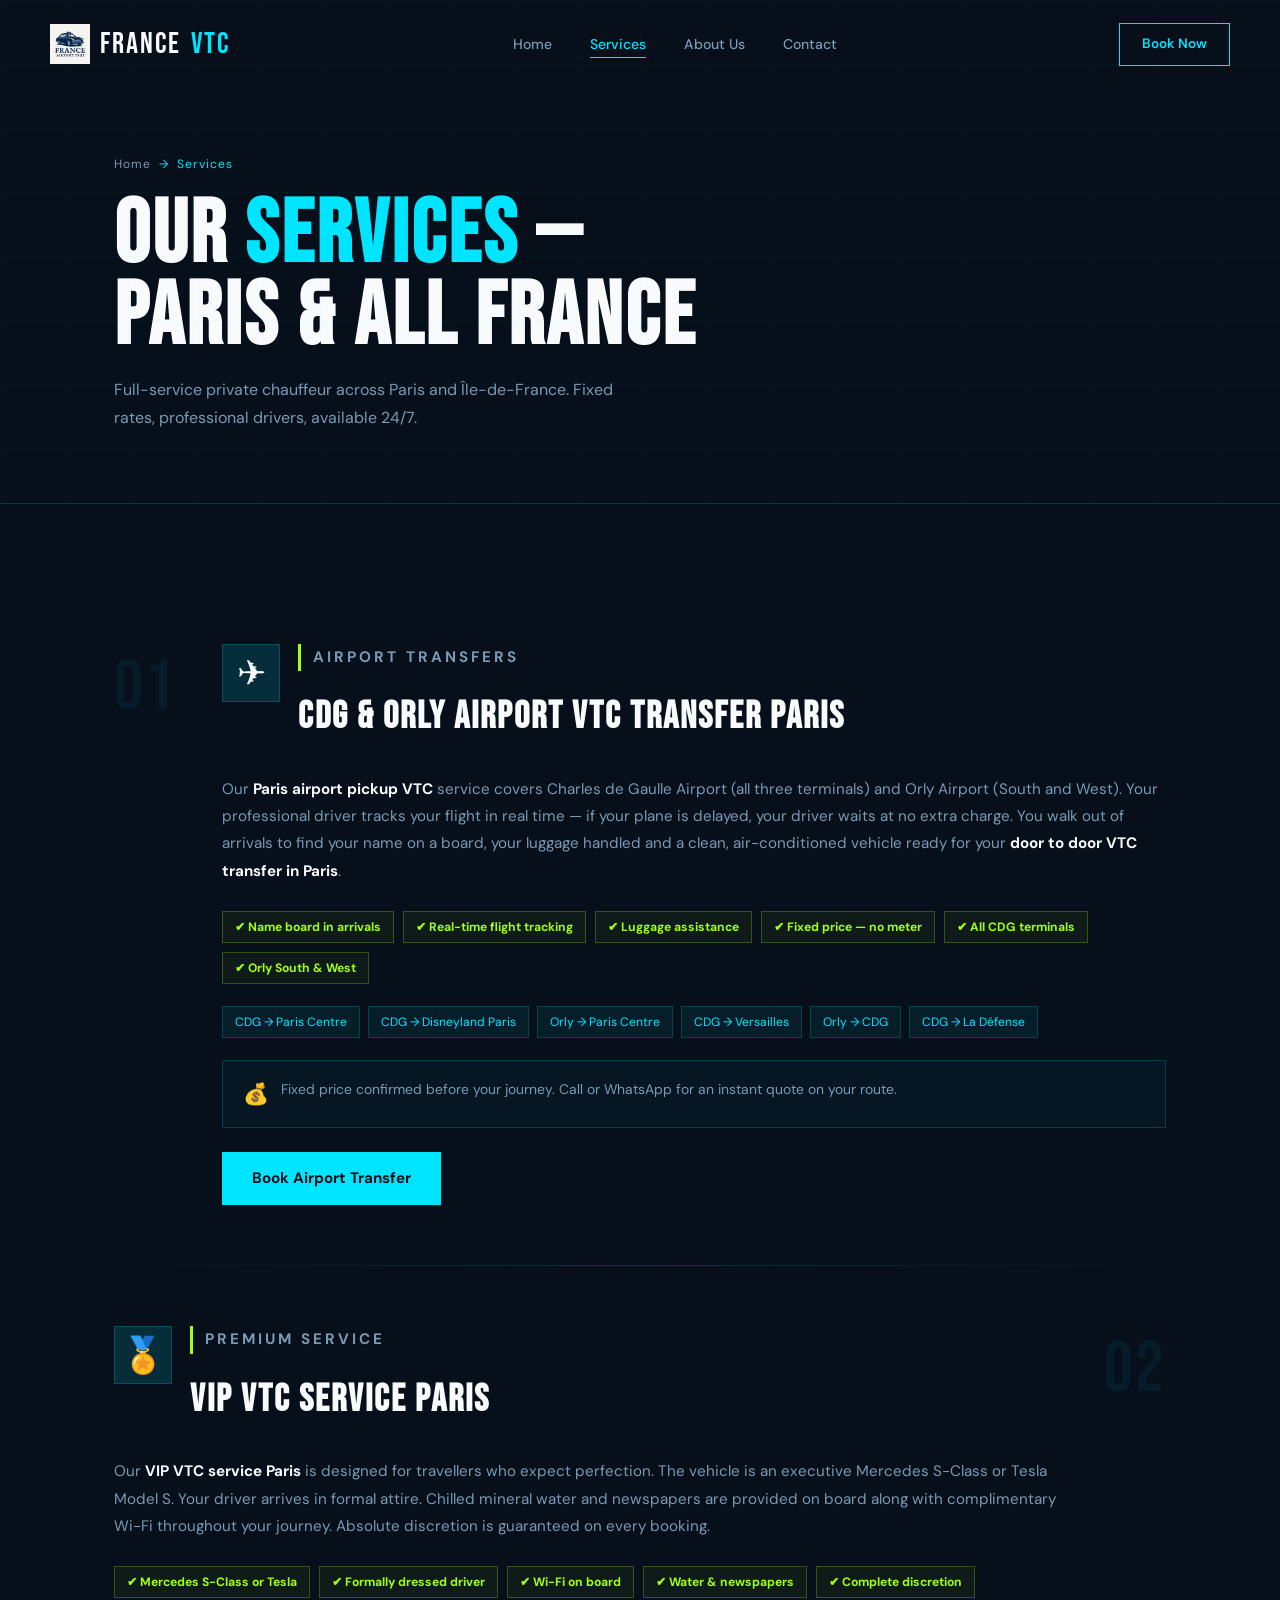
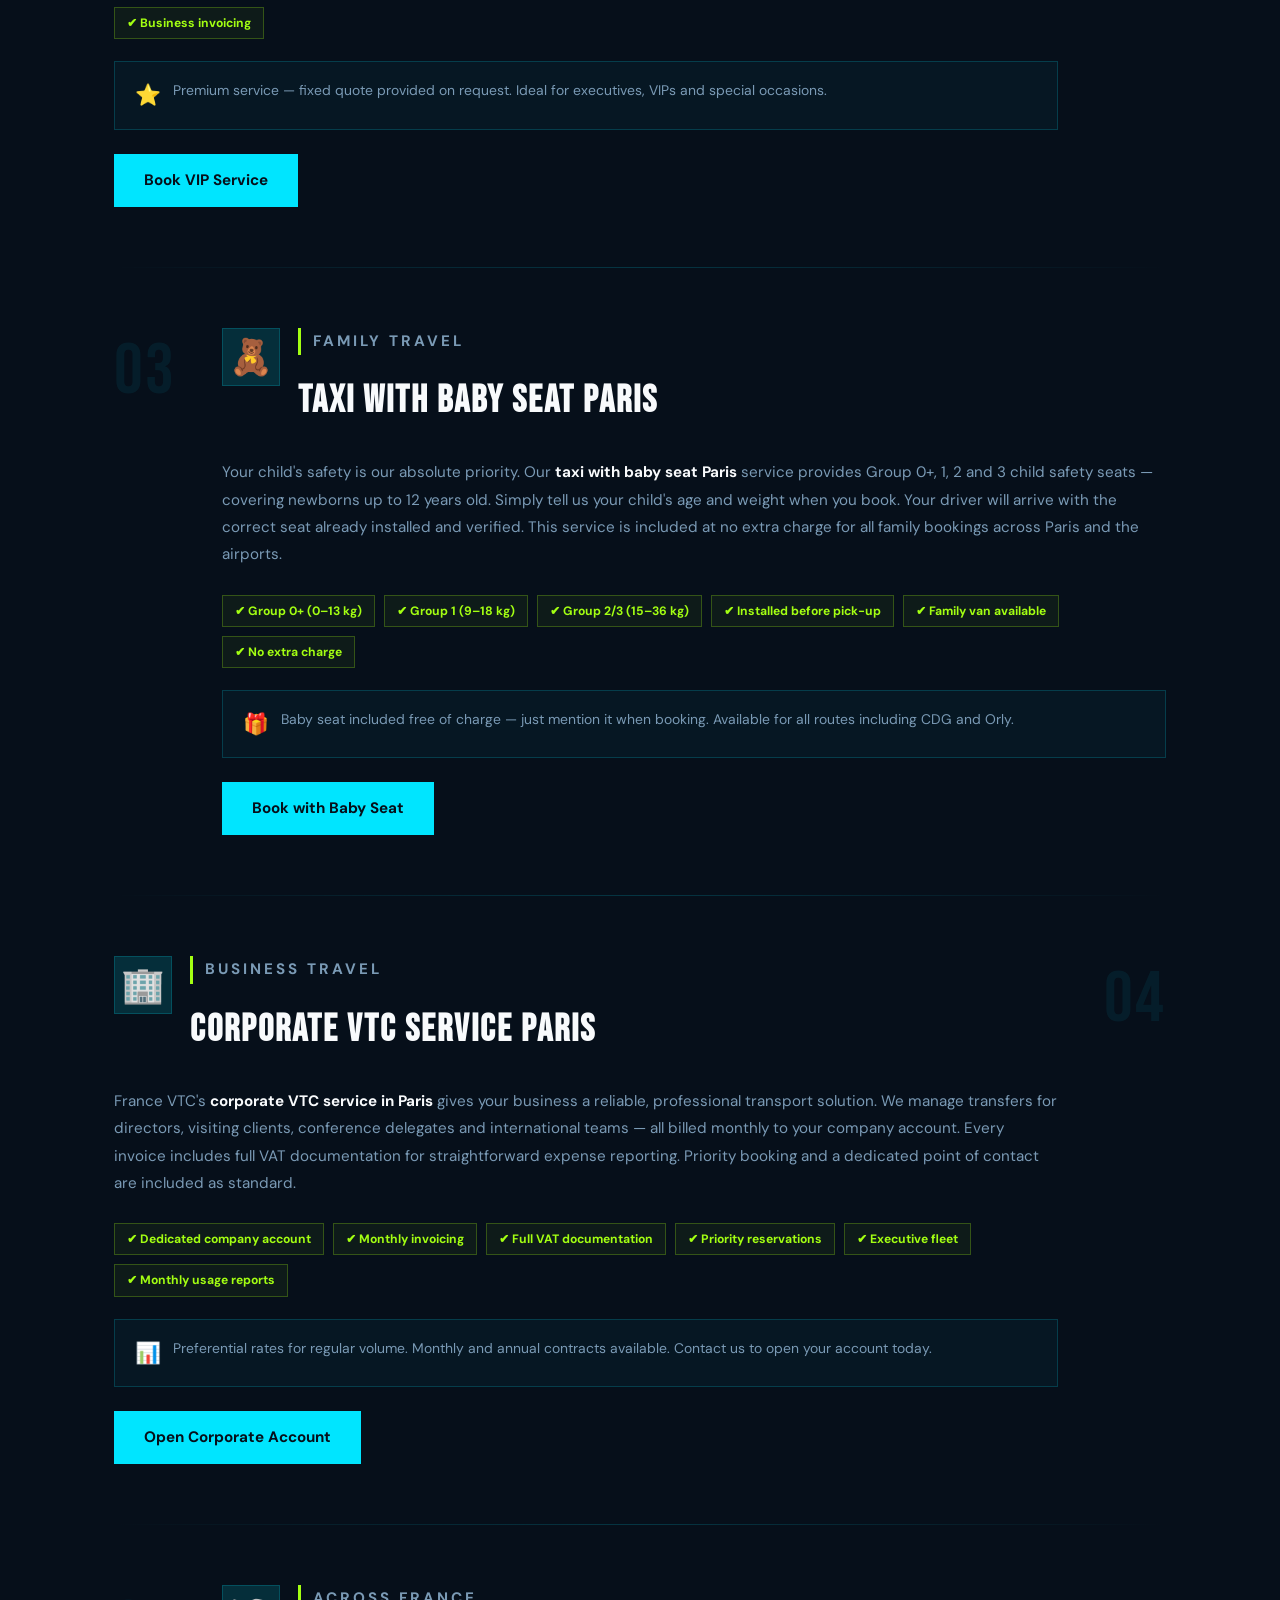
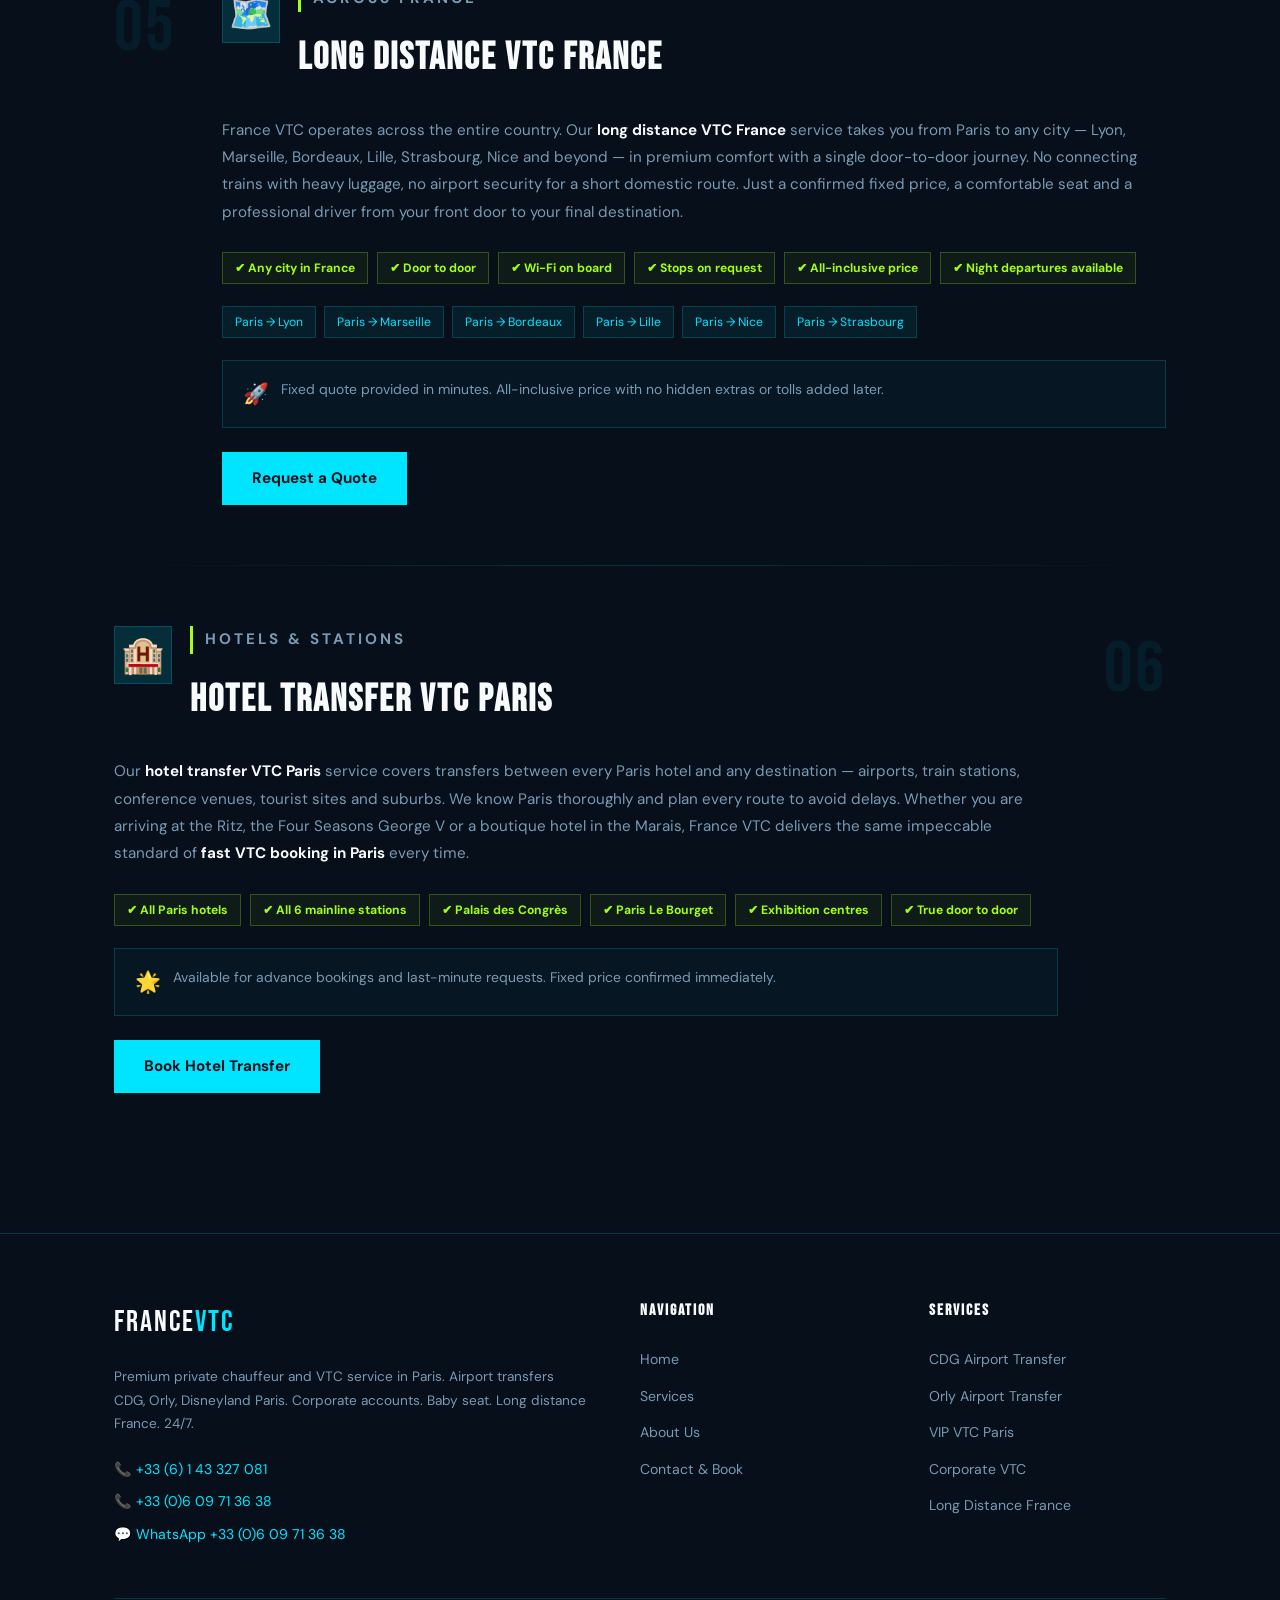
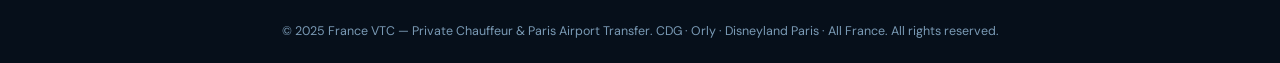
<file: services.html>
<!DOCTYPE html>
<html lang="en">
<head>
  <meta charset="UTF-8">
  <meta name="viewport" content="width=device-width, initial-scale=1.0">
  <title>France VTC Services – CDG & Orly Airport, VIP, Corporate, Baby Seat, Long Distance</title>
  <meta name="description" content="France VTC services: CDG and Orly airport transfers, VIP private chauffeur Paris, taxi with baby seat, corporate VTC monthly billing, hotel transfers, and long distance across France. Fixed rates 24/7.">
  <meta name="keywords" content="France VTC services, VIP VTC service Paris, Paris airport transfer, CDG VTC, Orly VTC, taxi baby seat Paris, hotel transfer VTC Paris, corporate VTC Paris, long distance VTC France, fast VTC booking Paris, door to door VTC Paris">
  <meta name="robots" content="index, follow, max-snippet:-1, max-image-preview:large">
  <meta name="author" content="France VTC">
  <meta name="geo.region" content="FR-IDF">
  <link rel="canonical" href="https://www.franceairporttaxi.com/">

  <meta property="og:type" content="website">
  <meta property="og:site_name" content="France VTC">
  <meta property="og:url" content="https://www.franceairporttaxi.com/">
  <meta property="og:title" content="France VTC Services – CDG & Orly Airport, VIP, Corporate, Baby Seat, Long Distance">
  <meta property="og:description" content="All France VTC services: airport transfers CDG & Orly, VIP chauffeur, corporate accounts, baby seat, hotel transfers, long distance France. Fixed rates 24/7.">
  <meta property="og:image" content="https://www.franceairporttaxi.com/og-services.webp">
  <meta property="og:locale" content="en_GB">

  <meta name="twitter:card" content="summary_large_image">
  <meta name="twitter:title" content="France VTC Services – Paris Airport, VIP, Corporate & More">
  <meta name="twitter:description" content="All France VTC services. Fixed rates. CDG, Orly, Disneyland, corporate, long distance. 24/7.">

  <script type="application/ld+json">
  {
    "@context": "https://schema.org",
    "@type": "FAQPage",
    "mainEntity": [
      {
        "@type": "Question",
        "name": "How much does a France VTC transfer from CDG to Paris city centre cost?",
        "acceptedAnswer": { "@type": "Answer", "text": "France VTC uses fixed pricing confirmed before your journey. Call +33 (6) 1 43 327 081 or WhatsApp +33 (0)6 09 71 36 38 with your exact route for an instant quote. No meter — your price is locked in at booking." }
      },
      {
        "@type": "Question",
        "name": "Do you provide a taxi with baby seat in Paris?",
        "acceptedAnswer": { "@type": "Answer", "text": "Yes. France VTC provides child safety seats for all age groups (Group 0+, 1, 2 and 3) at no extra charge. Simply mention the age and weight of your child when booking and your driver will arrive with the correct seat installed." }
      },
      {
        "@type": "Question",
        "name": "Is the France VTC Orly to Paris transfer available at night?",
        "acceptedAnswer": { "@type": "Answer", "text": "Yes. France VTC operates 24 hours a day, 7 days a week, 365 days a year. There are no night surcharges hidden in your quote. Your fixed price covers everything." }
      },
      {
        "@type": "Question",
        "name": "Can France VTC take me on a long distance trip from Paris to another French city?",
        "acceptedAnswer": { "@type": "Answer", "text": "Absolutely. France VTC covers the entire country. Popular long distance routes include Paris to Lyon, Paris to Marseille, Paris to Bordeaux, Paris to Lille, Paris to Strasbourg and Paris to Nice. Contact us for a personalised fixed-price quote." }
      },
      {
        "@type": "Question",
        "name": "How do I book a France VTC quickly?",
        "acceptedAnswer": { "@type": "Answer", "text": "Call +33 (6) 1 43 327 081 or send a WhatsApp message to +33 (0)6 09 71 36 38. No app, no account, no form required. Give us your pick-up point, destination, date, time and number of passengers and we confirm your driver and fixed price within minutes." }
      },
      {
        "@type": "Question",
        "name": "Does France VTC offer corporate accounts for Paris businesses?",
        "acceptedAnswer": { "@type": "Answer", "text": "Yes. France VTC provides corporate VTC accounts with monthly invoicing, full VAT documentation, and priority booking for regular business clients across Paris and Île-de-France." }
      }
    ]
  }
  </script>

  <link rel="stylesheet" href="style-services.css">
  <link rel="preconnect" href="https://fonts.googleapis.com">
  <link rel="preconnect" href="https://fonts.gstatic.com" crossorigin>
  <link href="https://fonts.googleapis.com/css2?family=Bebas+Neue&family=DM+Sans:wght@300;400;500;700&display=swap" rel="stylesheet">
</head>
<body>

<!-- NAVBAR -->
<nav class="navbar" id="navbar" role="navigation" aria-label="Main navigation">
  <div class="nav-inner">
    <a href="index.html" class="nav-logo" aria-label="France VTC – Home">
  <img src="images/logo_11zon.webp" alt="logo" loading="lazy" height="40px" weight="40px">
  FRANCE<span>VTC</span>
</a>
    <ul class="nav-links" role="list">
      <li><a href="index.html">Home</a></li>
      <li><a href="services.html" class="active" aria-current="page">Services</a></li>
      <li><a href="about.html">About Us</a></li>
      <li><a href="contact.html">Contact</a></li>
    </ul>
    <a href="tel:+33614332708" class="nav-cta">Book Now</a>
    <button class="burger" id="burger" aria-label="Toggle mobile menu" aria-expanded="false">&#9776;</button>
  </div>
  <div class="mobile-menu" id="mobileMenu" aria-hidden="true">
    <a href="index.html">Home</a>
    <a href="services.html">Services</a>
    <a href="about.html">About Us</a>
    <a href="contact.html">Contact</a>
    <a href="tel:+33614332708" class="mob-cta">Book Now</a>
  </div>
</nav>

<!-- PAGE HERO -->
<header class="page-hero" aria-labelledby="page-title">
  <div class="page-hero-grid" aria-hidden="true"></div>
  <div class="container">
    <nav class="breadcrumb" aria-label="Breadcrumb">
      <a href="index.html">Home</a><span aria-hidden="true">→</span><span>Services</span>
    </nav>
    <h1 id="page-title" class="page-title">Our <span class="neon">Services</span> —<br>Paris &amp; All France</h1>
    <p class="page-sub">Full-service private chauffeur across Paris and Île-de-France. Fixed rates, professional drivers, available 24/7.</p>
  </div>
</header>

<!-- SERVICES MAIN -->
<main class="services-main">
  <div class="container">

    <!-- 01 — CDG & ORLY -->
    <article class="service-block" id="airport">
      <div class="service-num" aria-hidden="true">01</div>
      <div class="service-body">
        <div class="service-header">
          <div class="svc-icon" aria-hidden="true">✈</div>
          <div>
            <p class="section-tag">Airport Transfers</p>
            <h2>CDG &amp; Orly Airport VTC Transfer Paris</h2>
          </div>
        </div>
        <p>Our <strong>Paris airport pickup VTC</strong> service covers Charles de Gaulle Airport (all three terminals) and Orly Airport (South and West). Your professional driver tracks your flight in real time — if your plane is delayed, your driver waits at no extra charge. You walk out of arrivals to find your name on a board, your luggage handled and a clean, air-conditioned vehicle ready for your <strong>door to door VTC transfer in Paris</strong>.</p>
        <div class="svc-features">
          <span>✔ Name board in arrivals</span>
          <span>✔ Real-time flight tracking</span>
          <span>✔ Luggage assistance</span>
          <span>✔ Fixed price — no meter</span>
          <span>✔ All CDG terminals</span>
          <span>✔ Orly South &amp; West</span>
        </div>
        <div class="svc-routes">
          <span class="svc-route">CDG → Paris Centre</span>
          <span class="svc-route">CDG → Disneyland Paris</span>
          <span class="svc-route">Orly → Paris Centre</span>
          <span class="svc-route">CDG → Versailles</span>
          <span class="svc-route">Orly → CDG</span>
          <span class="svc-route">CDG → La Défense</span>
        </div>
        <div class="pricing-note">
          <span class="pn-icon" aria-hidden="true">💰</span>
          <p>Fixed price confirmed before your journey. Call or WhatsApp for an instant quote on your route.</p>
        </div>
        <a href="contact.html" class="btn-primary">Book Airport Transfer</a>
      </div>
    </article>

    <div class="service-divider" aria-hidden="true"></div>

    <!-- 02 — VIP -->
    <article class="service-block reverse" id="vip">
      <div class="service-num" aria-hidden="true">02</div>
      <div class="service-body">
        <div class="service-header">
          <div class="svc-icon" aria-hidden="true">🏅</div>
          <div>
            <p class="section-tag">Premium Service</p>
            <h2>VIP VTC Service Paris</h2>
          </div>
        </div>
        <p>Our <strong>VIP VTC service Paris</strong> is designed for travellers who expect perfection. The vehicle is an executive Mercedes S-Class or Tesla Model S. Your driver arrives in formal attire. Chilled mineral water and newspapers are provided on board along with complimentary Wi-Fi throughout your journey. Absolute discretion is guaranteed on every booking.</p>
        <div class="svc-features">
          <span>✔ Mercedes S-Class or Tesla</span>
          <span>✔ Formally dressed driver</span>
          <span>✔ Wi-Fi on board</span>
          <span>✔ Water &amp; newspapers</span>
          <span>✔ Complete discretion</span>
          <span>✔ Business invoicing</span>
        </div>
        <div class="pricing-note">
          <span class="pn-icon" aria-hidden="true">⭐</span>
          <p>Premium service — fixed quote provided on request. Ideal for executives, VIPs and special occasions.</p>
        </div>
        <a href="contact.html" class="btn-primary">Book VIP Service</a>
      </div>
    </article>

    <div class="service-divider" aria-hidden="true"></div>

    <!-- 03 — BABY SEAT -->
    <article class="service-block" id="babyseat">
      <div class="service-num" aria-hidden="true">03</div>
      <div class="service-body">
        <div class="service-header">
          <div class="svc-icon" aria-hidden="true">🧸</div>
          <div>
            <p class="section-tag">Family Travel</p>
            <h2>Taxi with Baby Seat Paris</h2>
          </div>
        </div>
        <p>Your child's safety is our absolute priority. Our <strong>taxi with baby seat Paris</strong> service provides Group 0+, 1, 2 and 3 child safety seats — covering newborns up to 12 years old. Simply tell us your child's age and weight when you book. Your driver will arrive with the correct seat already installed and verified. This service is included at no extra charge for all family bookings across Paris and the airports.</p>
        <div class="svc-features">
          <span>✔ Group 0+ (0–13 kg)</span>
          <span>✔ Group 1 (9–18 kg)</span>
          <span>✔ Group 2/3 (15–36 kg)</span>
          <span>✔ Installed before pick-up</span>
          <span>✔ Family van available</span>
          <span>✔ No extra charge</span>
        </div>
        <div class="pricing-note">
          <span class="pn-icon" aria-hidden="true">🎁</span>
          <p>Baby seat included free of charge — just mention it when booking. Available for all routes including CDG and Orly.</p>
        </div>
        <a href="contact.html" class="btn-primary">Book with Baby Seat</a>
      </div>
    </article>

    <div class="service-divider" aria-hidden="true"></div>

    <!-- 04 — CORPORATE -->
    <article class="service-block reverse" id="corporate">
      <div class="service-num" aria-hidden="true">04</div>
      <div class="service-body">
        <div class="service-header">
          <div class="svc-icon" aria-hidden="true">🏢</div>
          <div>
            <p class="section-tag">Business Travel</p>
            <h2>Corporate VTC Service Paris</h2>
          </div>
        </div>
        <p>France VTC's <strong>corporate VTC service in Paris</strong> gives your business a reliable, professional transport solution. We manage transfers for directors, visiting clients, conference delegates and international teams — all billed monthly to your company account. Every invoice includes full VAT documentation for straightforward expense reporting. Priority booking and a dedicated point of contact are included as standard.</p>
        <div class="svc-features">
          <span>✔ Dedicated company account</span>
          <span>✔ Monthly invoicing</span>
          <span>✔ Full VAT documentation</span>
          <span>✔ Priority reservations</span>
          <span>✔ Executive fleet</span>
          <span>✔ Monthly usage reports</span>
        </div>
        <div class="pricing-note">
          <span class="pn-icon" aria-hidden="true">📊</span>
          <p>Preferential rates for regular volume. Monthly and annual contracts available. Contact us to open your account today.</p>
        </div>
        <a href="contact.html" class="btn-primary">Open Corporate Account</a>
      </div>
    </article>

    <div class="service-divider" aria-hidden="true"></div>

    <!-- 05 — LONG DISTANCE -->
    <article class="service-block" id="longdistance">
      <div class="service-num" aria-hidden="true">05</div>
      <div class="service-body">
        <div class="service-header">
          <div class="svc-icon" aria-hidden="true">🗺️</div>
          <div>
            <p class="section-tag">Across France</p>
            <h2>Long Distance VTC France</h2>
          </div>
        </div>
        <p>France VTC operates across the entire country. Our <strong>long distance VTC France</strong> service takes you from Paris to any city — Lyon, Marseille, Bordeaux, Lille, Strasbourg, Nice and beyond — in premium comfort with a single door-to-door journey. No connecting trains with heavy luggage, no airport security for a short domestic route. Just a confirmed fixed price, a comfortable seat and a professional driver from your front door to your final destination.</p>
        <div class="svc-features">
          <span>✔ Any city in France</span>
          <span>✔ Door to door</span>
          <span>✔ Wi-Fi on board</span>
          <span>✔ Stops on request</span>
          <span>✔ All-inclusive price</span>
          <span>✔ Night departures available</span>
        </div>
        <div class="svc-routes">
          <span class="svc-route">Paris → Lyon</span>
          <span class="svc-route">Paris → Marseille</span>
          <span class="svc-route">Paris → Bordeaux</span>
          <span class="svc-route">Paris → Lille</span>
          <span class="svc-route">Paris → Nice</span>
          <span class="svc-route">Paris → Strasbourg</span>
        </div>
        <div class="pricing-note">
          <span class="pn-icon" aria-hidden="true">🚀</span>
          <p>Fixed quote provided in minutes. All-inclusive price with no hidden extras or tolls added later.</p>
        </div>
        <a href="contact.html" class="btn-primary">Request a Quote</a>
      </div>
    </article>

    <div class="service-divider" aria-hidden="true"></div>

    <!-- 06 — HOTEL TRANSFERS -->
    <article class="service-block reverse" id="hotel">
      <div class="service-num" aria-hidden="true">06</div>
      <div class="service-body">
        <div class="service-header">
          <div class="svc-icon" aria-hidden="true">🏨</div>
          <div>
            <p class="section-tag">Hotels &amp; Stations</p>
            <h2>Hotel Transfer VTC Paris</h2>
          </div>
        </div>
        <p>Our <strong>hotel transfer VTC Paris</strong> service covers transfers between every Paris hotel and any destination — airports, train stations, conference venues, tourist sites and suburbs. We know Paris thoroughly and plan every route to avoid delays. Whether you are arriving at the Ritz, the Four Seasons George V or a boutique hotel in the Marais, France VTC delivers the same impeccable standard of <strong>fast VTC booking in Paris</strong> every time.</p>
        <div class="svc-features">
          <span>✔ All Paris hotels</span>
          <span>✔ All 6 mainline stations</span>
          <span>✔ Palais des Congrès</span>
          <span>✔ Paris Le Bourget</span>
          <span>✔ Exhibition centres</span>
          <span>✔ True door to door</span>
        </div>
        <div class="pricing-note">
          <span class="pn-icon" aria-hidden="true">🌟</span>
          <p>Available for advance bookings and last-minute requests. Fixed price confirmed immediately.</p>
        </div>
        <a href="contact.html" class="btn-primary">Book Hotel Transfer</a>
      </div>
    </article>

  </div>
</main>




<!-- FOOTER -->
<footer class="footer" role="contentinfo">
  <div class="container">
    <div class="footer-grid">
      <div class="footer-brand">
        <a href="index.html" class="nav-logo">FRANCE<span>VTC</span></a>
        <p>Premium private chauffeur and VTC service in Paris. Airport transfers CDG, Orly, Disneyland Paris. Corporate accounts. Baby seat. Long distance France. 24/7.</p>
        <div class="footer-phones">
          <a href="tel:+33614332708">📞 +33 (6) 1 43 327 081</a>
          <a href="tel:+33609713638">📞 +33 (0)6 09 71 36 38</a>
          <a href="https://wa.me/33609713638" target="_blank" rel="noopener noreferrer">💬 WhatsApp +33 (0)6 09 71 36 38</a>
        </div>
      </div>
      <div class="footer-links">
        <h3>Navigation</h3>
        <ul role="list">
          <li><a href="index.html">Home</a></li>
          <li><a href="services.html">Services</a></li>
          <li><a href="about.html">About Us</a></li>
          <li><a href="contact.html">Contact &amp; Book</a></li>
        </ul>
      </div>
      <div class="footer-services">
        <h3>Services</h3>
        <ul role="list">
          <li><a href="services.html#airport">CDG Airport Transfer</a></li>
          <li><a href="services.html#airport">Orly Airport Transfer</a></li>
          <li><a href="services.html#vip">VIP VTC Paris</a></li>
          <li><a href="services.html#corporate">Corporate VTC</a></li>
          <li><a href="services.html#longdistance">Long Distance France</a></li>
        </ul>
      </div>
    </div>
    <div class="footer-bottom">
      <p>© 2025 France VTC — Private Chauffeur &amp; Paris Airport Transfer. CDG · Orly · Disneyland Paris · All France. All rights reserved.</p>
    </div>
  </div>
</footer>

<script>
  window.addEventListener('scroll', () => {
    document.getElementById('navbar').classList.toggle('scrolled', window.scrollY > 50);
  }, { passive: true });

  const burger = document.getElementById('burger');
  const mobileMenu = document.getElementById('mobileMenu');
  burger.addEventListener('click', () => {
    const isOpen = mobileMenu.classList.toggle('open');
    burger.setAttribute('aria-expanded', isOpen);
    mobileMenu.setAttribute('aria-hidden', !isOpen);
  });

  function toggleFaq(btn) {
    const item = btn.parentElement;
    const isOpen = item.classList.contains('open');
    document.querySelectorAll('.faq-item.open').forEach(el => {
      el.classList.remove('open');
      el.querySelector('.faq-q').setAttribute('aria-expanded', 'false');
      el.querySelector('.faq-a').setAttribute('aria-hidden', 'true');
    });
    if (!isOpen) {
      item.classList.add('open');
      btn.setAttribute('aria-expanded', 'true');
      item.querySelector('.faq-a').setAttribute('aria-hidden', 'false');
    }
  }

  const fadeEls = document.querySelectorAll('.fade-up, .service-block');
  const obs = new IntersectionObserver(entries => {
    entries.forEach((e, i) => {
      if (!e.isIntersecting) return;
      setTimeout(() => e.target.classList.add('visible'), i * 70);
      obs.unobserve(e.target);
    });
  }, { threshold: 0.08 });
  fadeEls.forEach(el => obs.observe(el));
</script>
</body>
</html>
</file>
<file: style-index.css>
/* ============================================================
   FRANCE VTC — HOME PAGE STYLES
   Design: Urban Night Neon Transport
   ============================================================ */

:root {
  --navy:       #0B1C2D;
  --navy-deep:  #060f1a;
  --navy-mid:   #0e2035;
  --cyan:       #00E5FF;
  --cyan-faint: rgba(0,229,255,0.08);
  --cyan-dim:   rgba(0,229,255,0.15);
  --white:      #F8FAFC;
  --lime:       #A3FF12;
  --muted:      #7a9ab5;
  --border:     rgba(0,229,255,0.18);
  --font-head:  'Bebas Neue', sans-serif;
  --font-body:  'DM Sans', sans-serif;
}

*, *::before, *::after { box-sizing: border-box; margin: 0; padding: 0; }
html { scroll-behavior: smooth; font-size: 16px; }
body { background: var(--navy-deep); color: var(--white); font-family: var(--font-body); line-height: 1.65; overflow-x: hidden; }
a { text-decoration: none; color: inherit; }
ul { list-style: none; }
img { max-width: 100%; display: block; }
.container { max-width: 1180px; margin: 0 auto; padding: 0 24px; }

/* ---- SHARED ELEMENTS ---- */
.neon { color: var(--cyan); }
.section-tag {
  display: inline-block;
  font-size: 0.7rem; letter-spacing: 3px; text-transform: uppercase;
  font-weight: 700; color: var(--lime);
  border-left: 3px solid var(--lime); padding-left: 12px;
  margin-bottom: 14px;
}
h2 {
  font-family: var(--font-head);
  font-size: clamp(2rem, 4.5vw, 3.2rem);
  letter-spacing: 2px; text-transform: uppercase;
  line-height: 1.05; margin-bottom: 16px;
}
.section-sub { color: var(--muted); max-width: 580px; margin-bottom: 48px; font-size: 1rem; }

/* ---- BUTTONS ---- */
.btn-primary {
  display: inline-flex; align-items: center; gap: 8px;
  background: var(--cyan); color: var(--navy-deep);
  padding: 14px 30px; font-weight: 700; font-size: 0.95rem;
  letter-spacing: 0.3px; transition: all 0.3s ease; white-space: nowrap;
}
.btn-primary:hover { background: #00ccee; transform: translateY(-2px); box-shadow: 0 10px 30px rgba(0,229,255,0.35); }

.btn-secondary {
  display: inline-flex; align-items: center; gap: 8px;
  background: transparent; border: 1.5px solid var(--lime);
  color: var(--lime); padding: 14px 30px; font-weight: 700;
  font-size: 0.95rem; transition: all 0.3s ease; white-space: nowrap;
}
.btn-secondary:hover { background: var(--lime); color: var(--navy-deep); transform: translateY(-2px); }

.pulse { animation: ctaPulse 2.8s ease-in-out infinite; }
@keyframes ctaPulse {
  0%,100% { box-shadow: 0 0 0 0 rgba(0,229,255,0.45); }
  50%      { box-shadow: 0 0 0 14px rgba(0,229,255,0); }
}

/* ---- NAVBAR ---- */
.nav-logo {
  display: flex;
  align-items: center;
  gap: 10px;
  font-family: var(--font-head);
  font-size: 1.85rem;
  letter-spacing: 2px;
}

.logo-img {
  height: 42px;   /* adjust size if needed */
  width: auto;
  display: block;
}


.navbar {
  position: fixed; top: 0; left: 0; right: 0; z-index: 999;
  padding: 20px 40px; transition: all 0.35s ease;
}
.navbar.scrolled {
  background: rgba(6,15,26,0.94); backdrop-filter: blur(18px);
  padding: 13px 40px; border-bottom: 1px solid var(--border);
}
.nav-inner {
  display: flex; align-items: center;
  justify-content: space-between; max-width: 1180px; margin: 0 auto;
}
.nav-logo { font-family: var(--font-head); font-size: 1.85rem; letter-spacing: 2px; }
.nav-logo span { color: var(--cyan); }
.nav-links { display: flex; gap: 38px; }
.nav-links a {
  font-size: 0.88rem; font-weight: 500; color: var(--muted);
  position: relative; transition: color 0.3s;
}
.nav-links a::after {
  content: ''; position: absolute; bottom: -5px; left: 0;
  width: 0; height: 1px; background: var(--cyan); transition: width 0.3s;
}
.nav-links a:hover, .nav-links a.active { color: var(--cyan); }
.nav-links a:hover::after, .nav-links a.active::after { width: 100%; }
.nav-cta {
  border: 1.5px solid var(--cyan); color: var(--cyan);
  padding: 9px 22px; font-size: 0.85rem; font-weight: 600;
  transition: all 0.3s; letter-spacing: 0.3px;
}
.nav-cta:hover { background: var(--cyan); color: var(--navy-deep); }

.burger { display: none; background: none; border: none; color: var(--white); font-size: 1.5rem; cursor: pointer; padding: 4px; }
.mobile-menu {
  display: none; flex-direction: column;
  background: var(--navy-deep); border-top: 1px solid var(--border); padding: 8px 0;
}
.mobile-menu.open { display: flex; }
.mobile-menu a { padding: 13px 28px; font-size: 1rem; color: var(--muted); transition: color 0.3s; }
.mobile-menu a:hover { color: var(--cyan); }
.mob-cta { color: var(--cyan) !important; font-weight: 700; }

/* ---- HERO ---- */
.hero {
  min-height: 100vh;
  background: var(--navy-deep);
  position: relative; overflow: hidden;
  display: flex; flex-direction: column; justify-content: center;
  padding: 120px 60px 80px;
}
.hero-grid-overlay {
  position: absolute; inset: 0; pointer-events: none;
  background-image:
    linear-gradient(var(--border) 1px, transparent 1px),
    linear-gradient(90deg, var(--border) 1px, transparent 1px);
  background-size: 64px 64px; opacity: 0.25;
}
.hero-glow-top {
  position: absolute; top: -180px; right: -150px;
  width: 650px; height: 650px; pointer-events: none;
  background: radial-gradient(circle, rgba(0,229,255,0.07) 0%, transparent 65%);
}
.hero-glow-bottom {
  position: absolute; bottom: -120px; left: -80px;
  width: 450px; height: 450px; pointer-events: none;
  background: radial-gradient(circle, rgba(163,255,18,0.05) 0%, transparent 60%);
}
.hero-content {
  max-width: 680px; position: relative; z-index: 2;
  animation: heroReveal 0.9s ease-out both;
}
@keyframes heroReveal {
  from { opacity: 0; transform: translateY(36px); }
  to   { opacity: 1; transform: translateY(0); }
}
.hero-badge {
  display: inline-flex; align-items: center; gap: 8px;
  background: var(--cyan-dim); border: 1px solid var(--border);
  color: var(--cyan); padding: 6px 18px;
  font-size: 0.72rem; letter-spacing: 2.5px; font-weight: 700;
  text-transform: uppercase; margin-bottom: 28px;
}
.hero-title {
  font-family: var(--font-head);
  font-size: clamp(3.2rem, 8vw, 6.8rem);
  line-height: 0.93; letter-spacing: 2px;
  text-transform: uppercase; margin-bottom: 24px;
}
.hero-sub {
  color: var(--muted); font-size: 1.05rem;
  max-width: 520px; line-height: 1.75; margin-bottom: 38px;
}
.hero-btns { display: flex; gap: 16px; flex-wrap: wrap; margin-bottom: 26px; }
.hero-phones {
  display: flex; align-items: center; gap: 12px;
  flex-wrap: wrap; font-size: 0.85rem; color: var(--muted);
}
.hero-phones a { color: var(--muted); transition: color 0.3s; }
.hero-phones a:hover { color: var(--cyan); }
.hero-phones .divider { color: var(--border); }

.hero-visual {
  position: absolute; right: 0; bottom: 80px;
  width: 48%; max-width: 580px; z-index: 1;
  opacity: 0.85; animation: carSlide 1.1s ease-out 0.4s both;
}
@keyframes carSlide {
  from { opacity: 0; transform: translateX(70px); }
  to   { opacity: 0.85; transform: translateX(0); }
}
.car-glow {
  position: absolute; bottom: 8px; left: 50%; transform: translateX(-50%);
  width: 72%; height: 28px;
  background: var(--cyan); filter: blur(22px); opacity: 0.25;
}
.road-line {
  height: 2px; margin-top: 8px;
  background: linear-gradient(90deg, transparent, var(--cyan), transparent);
  opacity: 0.35; animation: roadAnim 3s linear infinite;
}
@keyframes roadAnim {
  from { background-position: -400px 0; }
  to   { background-position: 400px 0; }
}
.scroll-hint {
  position: absolute; bottom: 28px; left: 50%; transform: translateX(-50%);
  font-size: 0.72rem; letter-spacing: 2px; color: var(--muted); z-index: 3;
  animation: scrollBounce 2s ease-in-out infinite;
}
@keyframes scrollBounce {
  0%,100% { transform: translateX(-50%) translateY(0); }
  50%     { transform: translateX(-50%) translateY(7px); }
}

/* ---- STATS BAR ---- */
.stats-bar {
  display: flex; align-items: center; justify-content: center;
  flex-wrap: wrap; gap: 0;
  background: var(--navy-mid);
  border-top: 1px solid var(--border); border-bottom: 1px solid var(--border);
  padding: 40px 24px;
}
.stat-item { display: flex; flex-direction: column; align-items: center; padding: 0 52px; }
.stat-row { display: flex; align-items: baseline; gap: 2px; }
.stat-num { font-family: var(--font-head); font-size: 3.2rem; color: var(--cyan); line-height: 1; }
.stat-suffix { font-family: var(--font-head); font-size: 2rem; color: var(--lime); line-height: 1; }
.stat-label { font-size: 0.72rem; letter-spacing: 1.5px; text-transform: uppercase; color: var(--muted); margin-top: 6px; }
.stat-divider { width: 1px; height: 54px; background: var(--border); }

/* ---- ROUTES ---- */
.routes { padding: 100px 0; background: var(--navy-deep); }
.routes-grid { display: grid; grid-template-columns: repeat(2, 1fr); gap: 22px; }
.route-card {
  background: var(--navy-mid); border: 1px solid var(--border);
  padding: 30px 26px; display: flex; flex-direction: column; gap: 16px;
  position: relative; overflow: hidden; transition: all 0.3s ease;
}
.route-card::before {
  content: ''; position: absolute; top: 0; left: 0;
  width: 3px; height: 100%; background: var(--cyan);
  transform: scaleY(0); transform-origin: bottom; transition: transform 0.35s ease;
}
.route-card:hover { border-color: var(--cyan); transform: translateY(-5px); }
.route-card:hover::before { transform: scaleY(1); }
.route-icon { font-size: 2.2rem; }
.route-info h3 { font-size: 1.1rem; font-weight: 700; color: var(--white); margin-bottom: 8px; }
.route-info p { font-size: 0.88rem; color: var(--muted); line-height: 1.65; }
.route-time { display: block; margin-top: 10px; font-size: 0.78rem; font-weight: 700; color: var(--lime); }
.route-btn {
  display: inline-block; border: 1px solid var(--cyan);
  color: var(--cyan); padding: 9px 22px; font-size: 0.83rem;
  font-weight: 700; width: fit-content; transition: all 0.3s;
}
.route-btn:hover { background: var(--cyan); color: var(--navy-deep); }

/* ---- WHY US ---- */
.why-us {
  padding: 100px 0;
  background: linear-gradient(135deg, var(--navy-mid) 0%, var(--navy-deep) 100%);
  border-top: 1px solid var(--border); border-bottom: 1px solid var(--border);
}
.why-grid { display: grid; grid-template-columns: 1fr 1fr; gap: 64px; align-items: center; }
.why-text > p { color: var(--muted); margin-bottom: 28px; font-size: 0.97rem; line-height: 1.75; }
.why-list { margin-bottom: 38px; }
.why-list li {
  display: flex; align-items: flex-start; gap: 12px;
  padding: 11px 0; border-bottom: 1px solid rgba(255,255,255,0.04);
  font-size: 0.92rem; color: var(--muted);
}
.why-list li strong { color: var(--white); }
.check { color: var(--lime); font-weight: 700; flex-shrink: 0; margin-top: 2px; }
.why-visual { display: grid; grid-template-columns: 1fr 1fr; gap: 14px; }
.feature-card {
  background: var(--navy-deep); border: 1px solid var(--border);
  padding: 24px 20px; transition: all 0.3s ease;
}
.feature-card:hover { border-color: var(--cyan); box-shadow: 0 0 22px rgba(0,229,255,0.09); }
.feature-card.accent { background: var(--cyan-faint); border-color: rgba(0,229,255,0.25); }
.fc-icon { font-size: 1.9rem; margin-bottom: 10px; }
.feature-card h4 { font-size: 0.95rem; font-weight: 700; margin-bottom: 6px; }
.feature-card p { font-size: 0.82rem; color: var(--muted); line-height: 1.55; }

/* ---- FLEET ---- */
.fleet { padding: 100px 0; background: var(--navy-deep); }
.fleet-grid { display: grid; grid-template-columns: repeat(3, 1fr); gap: 22px; }
.fleet-card {
  background: var(--navy-mid); border: 1px solid var(--border);
  padding: 38px 28px; text-align: center; position: relative;
  transition: all 0.35s ease;
}
.fleet-card:hover { border-color: var(--cyan); transform: translateY(-6px); box-shadow: 0 24px 48px rgba(0,229,255,0.1); }
.fleet-card.featured { border-color: var(--cyan); background: rgba(0,229,255,0.04); }
.fleet-badge {
  position: absolute; top: -12px; left: 50%; transform: translateX(-50%);
  background: var(--lime); color: var(--navy-deep);
  font-size: 0.7rem; font-weight: 800; padding: 4px 16px; letter-spacing: 1px; text-transform: uppercase;
}
.fleet-icon { font-size: 3.2rem; margin-bottom: 18px; }
.fleet-card h3 { font-size: 1.25rem; font-weight: 700; margin-bottom: 12px; }
.fleet-card > p { font-size: 0.88rem; color: var(--muted); line-height: 1.65; margin-bottom: 22px; }
.fleet-card ul { margin-bottom: 28px; border-top: 1px solid var(--border); padding-top: 18px; }
.fleet-card ul li {
  font-size: 0.84rem; color: var(--muted);
  padding: 6px 0; border-bottom: 1px solid rgba(255,255,255,0.04);
}
.fleet-card ul li::before { content: '✓  '; color: var(--lime); font-weight: 700; }
.fleet-btn {
  display: inline-block; background: var(--cyan);
  color: var(--navy-deep); padding: 11px 26px;
  font-size: 0.88rem; font-weight: 700; transition: all 0.3s;
}
.fleet-btn:hover { background: #00ccee; transform: translateY(-2px); }

/* ---- TESTIMONIALS ---- */
.testimonials {
  padding: 100px 0;
  background: var(--navy-mid); border-top: 1px solid var(--border);
}
.testi-grid { display: grid; grid-template-columns: repeat(3, 1fr); gap: 22px; }
.testi-card {
  background: var(--navy-deep); border: 1px solid var(--border);
  padding: 34px 28px; transition: border-color 0.3s;
}
.testi-card:hover { border-color: var(--cyan); }
.stars { color: var(--lime); font-size: 1rem; letter-spacing: 3px; margin-bottom: 18px; }
.testi-card p { font-size: 0.9rem; color: var(--muted); line-height: 1.75; font-style: italic; margin-bottom: 22px; }
.testi-author { display: flex; align-items: center; gap: 14px; }
.avatar {
  width: 42px; height: 42px; flex-shrink: 0;
  background: var(--cyan-dim); border: 1.5px solid var(--cyan);
  display: flex; align-items: center; justify-content: center;
  font-size: 0.78rem; font-weight: 700; color: var(--cyan);
}
.testi-author strong { display: block; font-size: 0.9rem; color: var(--white); }
.testi-author span { font-size: 0.75rem; color: var(--muted); }

/* ---- SEO BLOCK ---- */
.seo-block {
  padding: 80px 0;
  background: var(--navy-deep); border-top: 1px solid var(--border);
}
.seo-block h2 { font-size: clamp(1.5rem, 3vw, 2.1rem); margin-bottom: 36px; }
.seo-content { display: flex; flex-direction: column; gap: 18px; }
.seo-content p { font-size: 0.93rem; color: var(--muted); line-height: 1.85; }
.seo-content p strong { color: var(--white); }

/* ---- CTA BANNER ---- */
.cta-banner {
  padding: 88px 0; text-align: center;
  background: linear-gradient(135deg, rgba(0,229,255,0.07), rgba(163,255,18,0.04));
  border-top: 1px solid var(--border); border-bottom: 1px solid var(--border);
}
.cta-banner h2 { margin-bottom: 14px; }
.cta-banner > p { color: var(--muted); margin-bottom: 38px; font-size: 1rem; }
.cta-btns { display: flex; gap: 16px; justify-content: center; flex-wrap: wrap; }

/* ---- FOOTER ---- */
.footer { background: var(--navy-deep); border-top: 1px solid var(--border); padding: 64px 0 0; }
.footer-grid { display: grid; grid-template-columns: 2fr 1fr 1fr; gap: 52px; padding-bottom: 52px; }
.footer-brand .nav-logo { display: block; margin-bottom: 18px; }
.footer-brand p { font-size: 0.85rem; color: var(--muted); line-height: 1.75; margin-bottom: 22px; }
.footer-phones { display: flex; flex-direction: column; gap: 9px; }
.footer-phones a { font-size: 0.88rem; color: var(--cyan); transition: color 0.3s; }
.footer-phones a:hover { color: var(--white); }
.footer-links h3, .footer-services h3 {
  font-family: var(--font-head); font-size: 1rem; letter-spacing: 2px;
  text-transform: uppercase; color: var(--white); margin-bottom: 22px;
}
.footer-links li, .footer-services li { margin-bottom: 10px; }
.footer-links a, .footer-services a { font-size: 0.88rem; color: var(--muted); transition: color 0.3s; }
.footer-links a:hover, .footer-services a:hover { color: var(--cyan); }
.footer-bottom {
  border-top: 1px solid var(--border); padding: 22px 0; text-align: center;
}
.footer-bottom p { font-size: 0.78rem; color: var(--muted); }

/* ---- ANIMATIONS ---- */
.fade-up { opacity: 0; transform: translateY(32px); transition: all 0.72s ease; }
.fade-up.visible { opacity: 1; transform: translateY(0); }
.slide-in-left { opacity: 0; transform: translateX(-40px); transition: all 0.6s ease; }
.slide-in-left.visible { opacity: 1; transform: translateX(0); }
.slide-in-right { opacity: 0; transform: translateX(40px); transition: all 0.6s ease; }
.slide-in-right.visible { opacity: 1; transform: translateX(0); }

/* ---- RESPONSIVE ---- */
@media (max-width: 1024px) {
  .why-grid { grid-template-columns: 1fr; gap: 44px; }
  .fleet-grid { grid-template-columns: 1fr 1fr; }
  .hero-visual { opacity: 0.25; width: 100%; }
}
@media (max-width: 860px) {
  .nav-links, .nav-cta { display: none; }
  .burger { display: block; }
  .navbar { padding: 16px 20px; }
  .navbar.scrolled { padding: 12px 20px; }
  .hero { padding: 110px 24px 200px; }
  .routes-grid { grid-template-columns: 1fr; }
  .fleet-grid { grid-template-columns: 1fr; }
  .testi-grid { grid-template-columns: 1fr; }
  .footer-grid { grid-template-columns: 1fr; gap: 36px; }
  .stats-bar { flex-wrap: wrap; }
  .stat-item { padding: 22px 30px; }
  .stat-divider { display: none; }
  .why-visual { grid-template-columns: 1fr 1fr; }
}
@media (max-width: 480px) {
  .hero-btns, .cta-btns { flex-direction: column; align-items: flex-start; }
  .cta-btns { align-items: center; }
  .why-visual { grid-template-columns: 1fr; }
  .hero-title { font-size: clamp(2.6rem, 11vw, 3.5rem); }
}
</file>
<file: style-about.css>
/* ============================================================
   FRANCE VTC — ABOUT PAGE STYLES
   Design: Data Dashboard / Urban Pulse
   ============================================================ */
:root{--navy-deep:#060f1a;--navy-mid:#0e2035;--cyan:#00E5FF;--cyan-faint:rgba(0,229,255,0.07);--cyan-dim:rgba(0,229,255,0.14);--white:#F8FAFC;--lime:#A3FF12;--muted:#7a9ab5;--border:rgba(0,229,255,0.18);--font-head:'Bebas Neue',sans-serif;--font-body:'DM Sans',sans-serif}
*,*::before,*::after{box-sizing:border-box;margin:0;padding:0}
html{scroll-behavior:smooth}
body{background:var(--navy-deep);color:var(--white);font-family:var(--font-body);line-height:1.65;overflow-x:hidden}
a{text-decoration:none;color:inherit} ul,ol{list-style:none}
.container{max-width:1100px;margin:0 auto;padding:0 24px}
p{color:var(--muted);line-height:1.78;font-size:.95rem}
strong{color:var(--white)}
.neon{color:var(--cyan)}
.section-tag{display:inline-block;font-size:.7rem;letter-spacing:3px;text-transform:uppercase;font-weight:700;color:var(--lime);border-left:3px solid var(--lime);padding-left:12px;margin-bottom:14px}
h2{font-family:var(--font-head);font-size:clamp(1.9rem,4vw,3.2rem);letter-spacing:2px;text-transform:uppercase;line-height:1.05;margin-bottom:18px}
.section-sub{color:var(--muted);max-width:580px;margin-bottom:44px;font-size:1rem}
.breadcrumb{display:flex;align-items:center;gap:8px;font-size:.75rem;color:var(--muted);letter-spacing:1px;margin-bottom:20px}
.breadcrumb a:hover{color:var(--cyan)} .breadcrumb span{color:var(--cyan)}
/* BUTTONS */
.btn-primary{display:inline-flex;align-items:center;gap:8px;background:var(--cyan);color:var(--navy-deep);padding:14px 30px;font-weight:700;font-size:.95rem;transition:all .3s}
.btn-primary:hover{background:#00ccee;transform:translateY(-2px);box-shadow:0 10px 30px rgba(0,229,255,.35)}
.btn-secondary{display:inline-flex;align-items:center;gap:8px;border:1.5px solid var(--lime);color:var(--lime);padding:14px 30px;font-weight:700;font-size:.95rem;transition:all .3s}
.btn-secondary:hover{background:var(--lime);color:var(--navy-deep)}
.pulse{animation:ctaPulse 2.8s ease-in-out infinite}
@keyframes ctaPulse{0%,100%{box-shadow:0 0 0 0 rgba(0,229,255,.45)}50%{box-shadow:0 0 0 14px rgba(0,229,255,0)}}
/* NAVBAR */
.nav-logo {
  display: flex;
  align-items: center;
  gap: 10px;
  font-family: var(--font-head);
  font-size: 1.85rem;
  letter-spacing: 2px;
}

.logo-img {
  height: 42px;   /* adjust size if needed */
  width: auto;
  display: block;
}
.navbar{position:fixed;top:0;left:0;right:0;z-index:999;padding:20px 40px;transition:all .35s}
.navbar.scrolled{background:rgba(6,15,26,.94);backdrop-filter:blur(18px);padding:13px 40px;border-bottom:1px solid var(--border)}
.nav-inner{display:flex;align-items:center;justify-content:space-between;max-width:1180px;margin:0 auto}
.nav-logo{font-family:var(--font-head);font-size:1.85rem;letter-spacing:2px}
.nav-logo span{color:var(--cyan)}
.nav-links{display:flex;gap:38px}
.nav-links a{font-size:.88rem;font-weight:500;color:var(--muted);position:relative;transition:color .3s}
.nav-links a::after{content:'';position:absolute;bottom:-5px;left:0;width:0;height:1px;background:var(--cyan);transition:width .3s}
.nav-links a:hover,.nav-links a.active{color:var(--cyan)}
.nav-links a:hover::after,.nav-links a.active::after{width:100%}
.nav-cta{border:1.5px solid var(--cyan);color:var(--cyan);padding:9px 22px;font-size:.85rem;font-weight:600;transition:all .3s}
.nav-cta:hover{background:var(--cyan);color:var(--navy-deep)}
.burger{display:none;background:none;border:none;color:var(--white);font-size:1.5rem;cursor:pointer}
.mobile-menu{display:none;flex-direction:column;background:var(--navy-deep);border-top:1px solid var(--border);padding:8px 0}
.mobile-menu.open{display:flex}
.mobile-menu a{padding:13px 28px;font-size:1rem;color:var(--muted);transition:color .3s}
.mobile-menu a:hover{color:var(--cyan)}
.mob-cta{color:var(--cyan)!important;font-weight:700}
/* HERO */
.about-hero{padding:155px 0 72px;background:var(--navy-deep);position:relative;overflow:hidden;border-bottom:1px solid var(--border)}
.ah-bg{position:absolute;inset:0;background:radial-gradient(ellipse 60% 50% at 85% 50%,rgba(0,229,255,.06),transparent 65%),radial-gradient(ellipse 40% 60% at 10% 80%,rgba(163,255,18,.04),transparent 55%);pointer-events:none}
.ah-inner{display:grid;grid-template-columns:1fr auto;gap:56px;align-items:center;position:relative;z-index:2}
.ah-title{font-family:var(--font-head);font-size:clamp(3rem,7vw,5.5rem);letter-spacing:3px;text-transform:uppercase;line-height:.93;margin-bottom:20px}
.ah-stats{display:grid;grid-template-columns:1fr 1fr;gap:2px;background:var(--border);min-width:260px}
.hs{background:var(--navy-mid);padding:26px 28px;text-align:center}
.hs-num{display:block;font-family:var(--font-head);font-size:2.6rem;color:var(--cyan);line-height:1}
.hs-label{display:block;font-size:.7rem;color:var(--muted);letter-spacing:1.5px;text-transform:uppercase;margin-top:5px}
/* MISSION */
.mission{padding:100px 0;background:var(--navy-mid);border-top:1px solid var(--border)}
.mission-grid{display:grid;grid-template-columns:1fr 1fr;gap:60px;align-items:start}
.mission-text p{margin-bottom:16px}
.mv{display:flex;align-items:flex-start;gap:16px;padding:15px 0;border-bottom:1px solid rgba(255,255,255,.05)}
.mv-icon{font-size:1.5rem;flex-shrink:0;margin-top:2px}
.mv strong{display:block;font-size:.95rem;margin-bottom:4px;color:var(--white)}
.mv p{font-size:.84rem;color:var(--muted);margin:0}
.city-grid{display:grid;grid-template-columns:1fr 1fr;gap:12px}
.cg{background:var(--navy-deep);border:1px solid var(--border);padding:18px;text-align:center;transition:all .3s}
.cg:hover{border-color:var(--cyan);transform:translateY(-3px)}
.cg.big{grid-column:span 2;padding:24px}
.cg.accent{background:rgba(163,255,18,.04);border-color:rgba(163,255,18,.22)}
.cg-icon{display:block;font-size:1.7rem;margin-bottom:6px}
.cg strong{display:block;font-size:.95rem;font-weight:700}
.cg p{font-size:.8rem;color:var(--muted);margin:4px 0 0}
/* TIMELINE */
.timeline-section{padding:100px 0;background:var(--navy-deep);border-top:1px solid var(--border)}
.timeline{position:relative;margin-top:56px;padding-left:0}
.timeline::before{content:'';position:absolute;left:120px;top:0;bottom:0;width:1px;background:var(--border)}
.tl-item{display:grid;grid-template-columns:100px 24px 1fr;gap:0 24px;align-items:start;margin-bottom:44px;position:relative}
.tl-year{font-family:var(--font-head);font-size:1.5rem;color:var(--muted);letter-spacing:2px;text-align:right;padding-top:4px}
.tl-dot{width:12px;height:12px;border:2px solid var(--cyan);background:var(--navy-deep);border-radius:50%;margin-top:8px;flex-shrink:0;position:relative;z-index:1;margin-left:-6px}
.tl-dot.active{background:var(--cyan);box-shadow:0 0 14px rgba(0,229,255,.6)}
.tl-content{background:var(--navy-mid);border:1px solid var(--border);padding:20px 24px;transition:border-color .3s}
.tl-content:hover{border-color:var(--cyan)}
.tl-content.highlight{border-color:rgba(163,255,18,.4);background:rgba(163,255,18,.03)}
.tl-content h3{font-size:1rem;font-weight:700;margin-bottom:8px;color:var(--white)}
.tl-content p{font-size:.87rem;color:var(--muted);margin:0;line-height:1.7}
/* DRIVERS */
.drivers-section{padding:100px 0;background:var(--navy-mid);border-top:1px solid var(--border)}
.drivers-grid{display:grid;grid-template-columns:repeat(4,1fr);gap:18px;margin-top:44px}
.driver-card{background:var(--navy-deep);border:1px solid var(--border);padding:28px 22px;text-align:center;transition:all .3s}
.driver-card:hover{border-color:var(--cyan);transform:translateY(-4px)}
.driver-icon{font-size:2.4rem;margin-bottom:16px}
.driver-card h3{font-size:.95rem;font-weight:700;margin-bottom:10px;color:var(--white)}
.driver-card p{font-size:.84rem;color:var(--muted);margin:0;line-height:1.65}
/* FLEET */
.fleet-section{padding:100px 0;background:var(--navy-deep);border-top:1px solid var(--border)}
.fleet-list{display:flex;flex-direction:column;gap:14px;margin-top:44px}
.fl-item{background:var(--navy-mid);border:1px solid var(--border);padding:22px 28px;display:grid;grid-template-columns:1fr auto;gap:20px;align-items:center;transition:border-color .3s}
.fl-item:hover{border-color:var(--cyan)}
.fl-left{display:flex;align-items:center;gap:18px}
.fl-icon{font-size:2rem;flex-shrink:0}
.fl-left h3{font-size:1rem;font-weight:700;margin-bottom:4px;color:var(--white)}
.fl-type{font-size:.72rem;color:var(--muted);letter-spacing:1px;text-transform:uppercase}
.fl-specs{display:flex;gap:8px;flex-wrap:wrap}
.fl-specs span{font-size:.74rem;border:1px solid var(--border);padding:4px 10px;color:var(--muted)}
.fl-bar{width:100%;height:2px;background:var(--border);grid-column:1/-1}
.fl-fill{height:100%;width:var(--w,100%);background:linear-gradient(90deg,var(--cyan),#00b3cc)}
.fl-fill.lime{background:linear-gradient(90deg,var(--lime),#7acc08)}
/* SAFETY */
.safety-section{padding:100px 0;background:var(--navy-mid);border-top:1px solid var(--border)}
.safety-grid{display:grid;grid-template-columns:1fr 1fr;gap:56px;align-items:start}
.safety-text p{margin-bottom:16px}
.safety-badges{display:grid;grid-template-columns:1fr 1fr;gap:10px;margin-top:24px}
.sb{display:flex;align-items:center;gap:10px;font-size:.87rem;font-weight:600;padding:10px 14px;background:var(--navy-deep);border:1px solid var(--border)}
.sb span{color:var(--lime)}
.coverage h3{font-family:var(--font-head);font-size:1.1rem;letter-spacing:2px;text-transform:uppercase;margin-bottom:22px;color:var(--white)}
.zones{display:flex;flex-direction:column}
.zone{display:flex;align-items:flex-start;gap:14px;padding:15px 0;border-bottom:1px solid rgba(255,255,255,.05)}
.zone:last-child{border-bottom:none}
.zdot{width:10px;height:10px;border-radius:50%;flex-shrink:0;margin-top:5px}
.zdot.primary{background:var(--cyan);box-shadow:0 0 8px rgba(0,229,255,.6)}
.zdot.secondary{background:var(--lime);box-shadow:0 0 8px rgba(163,255,18,.4)}
.zdot.accent{background:#ff9500}
.zone strong{display:block;font-size:.9rem;margin-bottom:2px;color:var(--white)}
.zone p{font-size:.8rem;color:var(--muted);margin:0}
/* CTA */
.cta-banner{padding:88px 0;text-align:center;background:linear-gradient(135deg,rgba(0,229,255,.07),rgba(163,255,18,.04));border-top:1px solid var(--border)}
.cta-banner h2{margin-bottom:14px}
.cta-banner>p{color:var(--muted);margin-bottom:38px}
.cta-btns{display:flex;gap:16px;justify-content:center;flex-wrap:wrap}
/* FOOTER */
.footer{background:var(--navy-deep);border-top:1px solid var(--border);padding:64px 0 0}
.footer-grid{display:grid;grid-template-columns:2fr 1fr 1fr;gap:52px;padding-bottom:52px}
.footer-brand .nav-logo{display:block;margin-bottom:18px}
.footer-brand p{font-size:.85rem;color:var(--muted);line-height:1.75;margin-bottom:22px}
.footer-phones{display:flex;flex-direction:column;gap:9px}
.footer-phones a{font-size:.88rem;color:var(--cyan);transition:color .3s}
.footer-phones a:hover{color:var(--white)}
.footer-links h3,.footer-services h3{font-family:var(--font-head);font-size:1rem;letter-spacing:2px;text-transform:uppercase;color:var(--white);margin-bottom:22px}
.footer-links li,.footer-services li{margin-bottom:10px}
.footer-links a,.footer-services a{font-size:.88rem;color:var(--muted);transition:color .3s}
.footer-links a:hover,.footer-services a:hover{color:var(--cyan)}
.footer-bottom{border-top:1px solid var(--border);padding:22px 0;text-align:center}
.footer-bottom p{font-size:.78rem;color:var(--muted)}
/* ANIMATIONS */
.fade-up{opacity:0;transform:translateY(28px);transition:all .65s ease}
.fade-up.visible{opacity:1;transform:translateY(0)}
/* RESPONSIVE */
@media(max-width:900px){
  .nav-links,.nav-cta{display:none} .burger{display:block}
  .navbar{padding:16px 20px} .navbar.scrolled{padding:12px 20px}
  .ah-inner{grid-template-columns:1fr} .ah-stats{grid-template-columns:1fr 1fr}
  .mission-grid{grid-template-columns:1fr}
  .drivers-grid{grid-template-columns:1fr 1fr}
  .safety-grid{grid-template-columns:1fr}
  .footer-grid{grid-template-columns:1fr;gap:36px}
  .timeline::before{left:80px}
  .tl-item{grid-template-columns:70px 20px 1fr;gap:0 14px}
  .tl-year{font-size:1.1rem}
  .fl-item{grid-template-columns:1fr} .fl-left{flex-wrap:wrap}
}
@media(max-width:480px){
  .drivers-grid{grid-template-columns:1fr}
  .safety-badges{grid-template-columns:1fr}
  .cta-btns{flex-direction:column;align-items:center}
}
</file>
<file: style-contact.css>
/* ============================================================
   FRANCE VTC — CONTACT PAGE STYLES
   Design: Command Centre / Terminal UI
   ============================================================ */
:root{--navy-deep:#060f1a;--navy-mid:#0e2035;--cyan:#00E5FF;--cyan-faint:rgba(0,229,255,0.07);--cyan-dim:rgba(0,229,255,0.14);--white:#F8FAFC;--lime:#A3FF12;--wa:#25D366;--muted:#7a9ab5;--border:rgba(0,229,255,0.18);--font-head:'Bebas Neue',sans-serif;--font-body:'DM Sans',sans-serif}
*,*::before,*::after{box-sizing:border-box;margin:0;padding:0}
html{scroll-behavior:smooth}
body{background:var(--navy-deep);color:var(--white);font-family:var(--font-body);line-height:1.65;overflow-x:hidden}
a{text-decoration:none;color:inherit} ul,ol{list-style:none}
.container{max-width:1200px;margin:0 auto;padding:0 24px}
p{color:var(--muted);line-height:1.75;font-size:.93rem}
strong{color:var(--white)}
.neon{color:var(--cyan)}
.section-tag{display:inline-block;font-size:.7rem;letter-spacing:3px;text-transform:uppercase;font-weight:700;color:var(--lime);border-left:3px solid var(--lime);padding-left:12px;margin-bottom:14px}
h2{font-family:var(--font-head);font-size:clamp(1.9rem,4vw,3.2rem);letter-spacing:2px;text-transform:uppercase;line-height:1.05;margin-bottom:18px}
.breadcrumb{display:flex;align-items:center;gap:8px;font-size:.75rem;color:var(--muted);letter-spacing:1px;margin-bottom:20px}
.breadcrumb a:hover{color:var(--cyan)} .breadcrumb span{color:var(--cyan)}
/* NAVBAR */
.nav-logo {
  display: flex;
  align-items: center;
  gap: 10px;
  font-family: var(--font-head);
  font-size: 1.85rem;
  letter-spacing: 2px;
}

.logo-img {
  height: 42px;   /* adjust size if needed */
  width: auto;
  display: block;
}
.navbar{position:fixed;top:0;left:0;right:0;z-index:999;padding:20px 40px;transition:all .35s}
.navbar.scrolled{background:rgba(6,15,26,.95);backdrop-filter:blur(18px);padding:13px 40px;border-bottom:1px solid var(--border)}
.nav-inner{display:flex;align-items:center;justify-content:space-between;max-width:1180px;margin:0 auto}
.nav-logo{font-family:var(--font-head);font-size:1.85rem;letter-spacing:2px}
.nav-logo span{color:var(--cyan)}
.nav-links{display:flex;gap:38px}
.nav-links a{font-size:.88rem;font-weight:500;color:var(--muted);position:relative;transition:color .3s}
.nav-links a::after{content:'';position:absolute;bottom:-5px;left:0;width:0;height:1px;background:var(--cyan);transition:width .3s}
.nav-links a:hover,.nav-links a.active{color:var(--cyan)}
.nav-links a:hover::after,.nav-links a.active::after{width:100%}
.nav-cta{border:1.5px solid var(--cyan);color:var(--cyan);padding:9px 22px;font-size:.85rem;font-weight:600;transition:all .3s}
.nav-cta:hover{background:var(--cyan);color:var(--navy-deep)}
.burger{display:none;background:none;border:none;color:var(--white);font-size:1.5rem;cursor:pointer}
.mobile-menu{display:none;flex-direction:column;background:var(--navy-deep);border-top:1px solid var(--border);padding:8px 0}
.mobile-menu.open{display:flex}
.mobile-menu a{padding:13px 28px;font-size:1rem;color:var(--muted);transition:color .3s}
.mobile-menu a:hover{color:var(--cyan)}
.mob-cta{color:var(--cyan)!important;font-weight:700}
/* HERO */
.contact-hero{padding:155px 0 72px;background:var(--navy-deep);position:relative;overflow:hidden;border-bottom:1px solid var(--border);text-align:center}
.ch-glow{position:absolute;pointer-events:none;border-radius:50%}
.ch-glow-1{width:600px;height:600px;top:-200px;left:50%;transform:translateX(-50%);background:radial-gradient(circle,rgba(0,229,255,.06),transparent 65%)}
.ch-glow-2{width:400px;height:400px;bottom:-150px;right:5%;background:radial-gradient(circle,rgba(163,255,18,.04),transparent 60%)}
.contact-hero .container{position:relative;z-index:2}
.contact-title{font-family:var(--font-head);font-size:clamp(3rem,9vw,6rem);letter-spacing:3px;text-transform:uppercase;line-height:.93;margin-bottom:20px;animation:heroReveal .9s ease-out both}
@keyframes heroReveal{from{opacity:0;transform:translateY(32px)}to{opacity:1;transform:translateY(0)}}
.contact-sub{color:var(--muted);font-size:1.05rem;max-width:540px;margin:0 auto 28px;line-height:1.75}
.avail-badge{display:inline-flex;align-items:center;gap:10px;border:1px solid rgba(163,255,18,.3);background:rgba(163,255,18,.06);color:var(--lime);padding:10px 22px;font-size:.78rem;font-weight:700;letter-spacing:1.5px;text-transform:uppercase}
.avail-dot{width:8px;height:8px;background:var(--lime);border-radius:50%;animation:blink 1.5s ease-in-out infinite;box-shadow:0 0 6px var(--lime)}
@keyframes blink{0%,100%{opacity:1}50%{opacity:.25}}
/* CONTACT MAIN */
.contact-main{padding:80px 0;background:var(--navy-deep)}
.contact-grid{display:grid;grid-template-columns:1fr 1.3fr;gap:36px;align-items:start}
/* CONTACT CARDS */
.contact-left{display:flex;flex-direction:column;gap:22px}
.cc{background:var(--navy-mid);border:1px solid var(--border);padding:30px 26px;position:relative;transition:border-color .3s;opacity:0;transform:translateX(-18px);transition:all .5s}
.cc.visible{opacity:1;transform:translateX(0)}
.cc:hover{border-color:var(--cyan)}
.cc-badge{position:absolute;top:-1px;right:18px;background:var(--cyan);color:var(--navy-deep);font-size:.68rem;font-weight:800;padding:4px 13px;letter-spacing:1px;text-transform:uppercase}
.cc-badge.wa{background:var(--wa);color:#fff}
.cc-head{display:flex;align-items:flex-start;gap:15px;margin-bottom:20px}
.cc-icon{font-size:1.9rem;width:50px;height:50px;background:var(--cyan-dim);border:1px solid var(--border);display:flex;align-items:center;justify-content:center;flex-shrink:0}
.wa-icon{background:rgba(37,211,102,.1);border-color:rgba(37,211,102,.25)}
.cc-head h2{font-size:1.25rem;font-weight:700;margin-bottom:4px}
.cc-desc{font-size:.84rem;color:var(--muted);margin:0}
.call-btn{display:flex;flex-direction:column;align-items:center;background:var(--cyan);color:var(--navy-deep);padding:17px;text-align:center;transition:all .3s;margin-bottom:12px}
.call-btn:hover{background:#00ccee;transform:translateY(-2px);box-shadow:0 10px 28px rgba(0,229,255,.35)}
.call-btn.alt{background:transparent;border:2px solid var(--cyan);color:var(--cyan)}
.call-btn.alt:hover{background:var(--cyan);color:var(--navy-deep)}
.wa-btn{display:flex;flex-direction:column;align-items:center;background:var(--wa);color:#fff;padding:17px;text-align:center;transition:all .3s;margin-bottom:12px}
.wa-btn:hover{background:#1ebe5a;transform:translateY(-2px);box-shadow:0 10px 28px rgba(37,211,102,.3)}
.cb-label{display:block;font-size:.75rem;font-weight:600;opacity:.85;letter-spacing:.5px;margin-bottom:3px}
.cb-num{display:block;font-family:var(--font-head);font-size:1.55rem;letter-spacing:2px;line-height:1}
.cc-note{font-size:.73rem;color:var(--muted);text-align:center;letter-spacing:.5px}
/* INFO CARDS */
.contact-right{display:flex;flex-direction:column;gap:22px}
.info-card{background:var(--navy-mid);border:1px solid var(--border);padding:26px 24px;opacity:0;transform:translateX(18px);transition:all .5s}
.info-card.visible{opacity:1;transform:translateX(0)}
.info-card h3{font-family:var(--font-head);font-size:1.05rem;letter-spacing:2px;text-transform:uppercase;color:var(--white);margin-bottom:20px}
/* STEPS */
.steps{display:flex;flex-direction:column}
.step{display:flex;align-items:flex-start;gap:14px;padding:13px 0;border-bottom:1px solid rgba(255,255,255,.05);opacity:0;transform:translateY(8px);transition:all .4s}
.step:last-child{border-bottom:none}
.step.visible{opacity:1;transform:translateY(0)}
.step-num{font-family:var(--font-head);font-size:1.8rem;color:var(--cyan);opacity:.5;line-height:1;flex-shrink:0;width:32px}
.step strong{display:block;font-size:.9rem;color:var(--white);margin-bottom:3px}
.step p{font-size:.83rem;color:var(--muted);margin:0;line-height:1.65}
/* COVERAGE */
.coverage-tags{display:flex;flex-wrap:wrap;gap:8px;margin-bottom:12px}
.ct{font-size:.74rem;padding:5px 11px;background:var(--cyan-faint);border:1px solid var(--border);color:var(--cyan)}
.ct-fr{background:rgba(163,255,18,.05);border-color:rgba(163,255,18,.22);color:var(--lime)}
.ct-legend{font-size:.76rem;color:var(--muted)}
.legend-cyan{color:var(--cyan)}
.legend-lime{color:var(--lime)}
/* MAP */
.map-wrap{overflow:hidden;border:1px solid var(--border);margin-bottom:12px;filter:hue-rotate(180deg) invert(88%) saturate(0.6) brightness(0.8)}
.map-note{font-size:.82rem;color:var(--muted)}
/* FAQ */
.contact-faq{padding:80px 0;background:var(--navy-mid);border-top:1px solid var(--border)}
.faq-grid{display:grid;grid-template-columns:1fr 1fr;gap:20px;margin-top:40px}
.fq{background:var(--navy-deep);border:1px solid var(--border);padding:24px;transition:border-color .3s;opacity:0;transform:translateY(14px);transition:all .5s}
.fq.visible{opacity:1;transform:translateY(0)}
.fq:hover{border-color:var(--cyan)}
.fq h4{font-size:.92rem;font-weight:700;margin-bottom:10px;line-height:1.4;color:var(--white)}
.fq p{font-size:.85rem;color:var(--muted);margin:0;line-height:1.75}
/* URGENCY */
.urgency{padding:72px 0;background:var(--navy-deep);border-top:1px solid rgba(0,229,255,.28);position:relative;overflow:hidden}
.urgency::before{content:'';position:absolute;inset:0;background:linear-gradient(135deg,rgba(0,229,255,.05),rgba(163,255,18,.03));pointer-events:none}
.urg-inner{display:flex;align-items:center;justify-content:space-between;gap:36px;position:relative;z-index:2}
.live-badge{display:flex;align-items:center;gap:8px;font-size:.72rem;letter-spacing:2px;text-transform:uppercase;color:var(--lime);font-weight:700;margin-bottom:12px}
.live-dot{width:8px;height:8px;background:var(--lime);border-radius:50%;animation:blink 1.5s infinite;box-shadow:0 0 6px var(--lime)}
.urg-text h2{margin-bottom:8px}
.urg-text p{color:var(--muted);font-size:.95rem;margin:0}
.urg-btns{display:flex;flex-direction:column;gap:12px;flex-shrink:0}
.btn-call{display:inline-flex;align-items:center;gap:14px;background:var(--cyan);color:var(--navy-deep);padding:16px 28px;font-weight:700;transition:all .3s;white-space:nowrap}
.btn-call:hover{background:#00ccee;transform:translateY(-2px);box-shadow:0 10px 28px rgba(0,229,255,.35)}
.btn-wa{display:inline-flex;align-items:center;gap:14px;background:var(--wa);color:#fff;padding:16px 28px;font-weight:700;transition:all .3s;white-space:nowrap}
.btn-wa:hover{background:#1ebe5a;transform:translateY(-2px)}
.ub-label{display:block;font-size:.74rem;font-weight:600;opacity:.85;margin-bottom:2px}
.ub-num{display:block;font-family:var(--font-head);font-size:1rem;letter-spacing:1px}
.pulse{animation:ctaPulse 2.8s ease-in-out infinite}
@keyframes ctaPulse{0%,100%{box-shadow:0 0 0 0 rgba(0,229,255,.45)}50%{box-shadow:0 0 0 14px rgba(0,229,255,0)}}
/* FOOTER */
.footer{background:var(--navy-deep);border-top:1px solid var(--border);padding:64px 0 0}
.footer-grid{display:grid;grid-template-columns:2fr 1fr 1fr;gap:52px;padding-bottom:52px}
.footer-brand .nav-logo{display:block;margin-bottom:18px}
.footer-brand p{font-size:.85rem;color:var(--muted);line-height:1.75;margin-bottom:22px}
.footer-phones{display:flex;flex-direction:column;gap:9px}
.footer-phones a{font-size:.88rem;color:var(--cyan);transition:color .3s}
.footer-phones a:hover{color:var(--white)}
.footer-links h3,.footer-services h3{font-family:var(--font-head);font-size:1rem;letter-spacing:2px;text-transform:uppercase;color:var(--white);margin-bottom:22px}
.footer-links li,.footer-services li{margin-bottom:10px}
.footer-links a,.footer-services a{font-size:.88rem;color:var(--muted);transition:color .3s}
.footer-links a:hover,.footer-services a:hover{color:var(--cyan)}
.footer-bottom{border-top:1px solid var(--border);padding:22px 0;text-align:center}
.footer-bottom p{font-size:.78rem;color:var(--muted)}
/* RESPONSIVE */
@media(max-width:1000px){
  .contact-grid{grid-template-columns:1fr}
  .urg-inner{flex-direction:column;text-align:center}
  .urg-btns{flex-direction:row;flex-wrap:wrap;justify-content:center}
}
@media(max-width:860px){
  .nav-links,.nav-cta{display:none} .burger{display:block}
  .navbar{padding:16px 20px} .navbar.scrolled{padding:12px 20px}
  .faq-grid{grid-template-columns:1fr}
  .footer-grid{grid-template-columns:1fr;gap:36px}
}
@media(max-width:480px){
  .contact-title{font-size:clamp(2.5rem,11vw,4rem)}
  .urg-btns{flex-direction:column;align-items:stretch}
}
</file>
<file: style-services.css>
/* ============================================================
   FRANCE VTC — SERVICES PAGE STYLES
   Design: Technical Blueprint / Bold Grid
   ============================================================ */
:root {
  --navy-deep:#060f1a; --navy-mid:#0e2035; --cyan:#00E5FF;
  --cyan-faint:rgba(0,229,255,0.07); --cyan-dim:rgba(0,229,255,0.14);
  --white:#F8FAFC; --lime:#A3FF12; --muted:#7a9ab5;
  --border:rgba(0,229,255,0.18);
  --font-head:'Bebas Neue',sans-serif; --font-body:'DM Sans',sans-serif;
}
*,*::before,*::after{box-sizing:border-box;margin:0;padding:0}
html{scroll-behavior:smooth}
body{background:var(--navy-deep);color:var(--white);font-family:var(--font-body);line-height:1.65;overflow-x:hidden}
a{text-decoration:none;color:inherit} ul{list-style:none}
.container{max-width:1100px;margin:0 auto;padding:0 24px}
.neon{color:var(--cyan)}
.section-tag{display:inline-block;font-size:.7rem;letter-spacing:3px;text-transform:uppercase;font-weight:700;color:var(--lime);border-left:3px solid var(--lime);padding-left:12px;margin-bottom:14px}
h2{font-family:var(--font-head);font-size:clamp(1.9rem,4vw,3.2rem);letter-spacing:2px;text-transform:uppercase;line-height:1.05;margin-bottom:16px}
.section-sub{color:var(--muted);max-width:580px;margin-bottom:48px;font-size:1rem}

/* BUTTONS */
.btn-primary{display:inline-flex;align-items:center;gap:8px;background:var(--cyan);color:var(--navy-deep);padding:14px 30px;font-weight:700;font-size:.95rem;transition:all .3s}
.btn-primary:hover{background:#00ccee;transform:translateY(-2px);box-shadow:0 10px 30px rgba(0,229,255,.35)}
.btn-secondary{display:inline-flex;align-items:center;gap:8px;border:1.5px solid var(--lime);color:var(--lime);padding:14px 30px;font-weight:700;font-size:.95rem;transition:all .3s}
.btn-secondary:hover{background:var(--lime);color:var(--navy-deep)}
.pulse{animation:ctaPulse 2.8s ease-in-out infinite}
@keyframes ctaPulse{0%,100%{box-shadow:0 0 0 0 rgba(0,229,255,.45)}50%{box-shadow:0 0 0 14px rgba(0,229,255,0)}}

/* NAVBAR */
.nav-logo {
  display: flex;
  align-items: center;
  gap: 10px;
  font-family: var(--font-head);
  font-size: 1.85rem;
  letter-spacing: 2px;
}

.logo-img {
  height: 42px;   /* adjust size if needed */
  width: auto;
  display: block;
}
.navbar{position:fixed;top:0;left:0;right:0;z-index:999;padding:20px 40px;transition:all .35s}
.navbar.scrolled{background:rgba(6,15,26,.94);backdrop-filter:blur(18px);padding:13px 40px;border-bottom:1px solid var(--border)}
.nav-inner{display:flex;align-items:center;justify-content:space-between;max-width:1180px;margin:0 auto}
.nav-logo{font-family:var(--font-head);font-size:1.85rem;letter-spacing:2px}
.nav-logo span{color:var(--cyan)}
.nav-links{display:flex;gap:38px}
.nav-links a{font-size:.88rem;font-weight:500;color:var(--muted);position:relative;transition:color .3s}
.nav-links a::after{content:'';position:absolute;bottom:-5px;left:0;width:0;height:1px;background:var(--cyan);transition:width .3s}
.nav-links a:hover,.nav-links a.active{color:var(--cyan)}
.nav-links a:hover::after,.nav-links a.active::after{width:100%}
.nav-cta{border:1.5px solid var(--cyan);color:var(--cyan);padding:9px 22px;font-size:.85rem;font-weight:600;transition:all .3s}
.nav-cta:hover{background:var(--cyan);color:var(--navy-deep)}
.burger{display:none;background:none;border:none;color:var(--white);font-size:1.5rem;cursor:pointer}
.mobile-menu{display:none;flex-direction:column;background:var(--navy-deep);border-top:1px solid var(--border);padding:8px 0}
.mobile-menu.open{display:flex}
.mobile-menu a{padding:13px 28px;font-size:1rem;color:var(--muted);transition:color .3s}
.mobile-menu a:hover{color:var(--cyan)}
.mob-cta{color:var(--cyan)!important;font-weight:700}

/* PAGE HERO */
.page-hero{padding:155px 0 72px;background:var(--navy-deep);position:relative;overflow:hidden;border-bottom:1px solid var(--border)}
.page-hero-grid{position:absolute;inset:0;background-image:linear-gradient(var(--border) 1px,transparent 1px),linear-gradient(90deg,var(--border) 1px,transparent 1px);background-size:64px 64px;opacity:.18;pointer-events:none}
.breadcrumb{display:flex;align-items:center;gap:8px;font-size:.75rem;color:var(--muted);letter-spacing:1px;margin-bottom:20px}
.breadcrumb a:hover{color:var(--cyan)}
.breadcrumb span{color:var(--cyan)}
.page-title{font-family:var(--font-head);font-size:clamp(3rem,7vw,5.5rem);letter-spacing:3px;text-transform:uppercase;line-height:.93;margin-bottom:18px}
.page-sub{color:var(--muted);max-width:540px;font-size:1rem;line-height:1.7}

/* SERVICE BLOCKS */
.services-main{padding:80px 0}
.service-block{display:grid;grid-template-columns:72px 1fr;gap:36px;padding:60px 0;opacity:0;transform:translateY(22px);transition:all .65s ease}
.service-block.visible{opacity:1;transform:translateY(0)}
.service-block.reverse{grid-template-columns:1fr 72px}
.service-block.reverse .service-num{order:2;text-align:right}
.service-divider{height:1px;background:linear-gradient(90deg,transparent,var(--border),transparent)}
.service-num{font-family:var(--font-head);font-size:4.5rem;color:rgba(0,229,255,.07);line-height:1;letter-spacing:2px;padding-top:8px}
.service-header{display:flex;align-items:flex-start;gap:18px;margin-bottom:22px}
.svc-icon{font-size:2.2rem;width:58px;height:58px;background:var(--cyan-dim);border:1px solid var(--border);display:flex;align-items:center;justify-content:center;flex-shrink:0}
.service-header h2{font-size:clamp(1.6rem,3vw,2.4rem)}
.service-body p{font-size:.95rem;color:var(--muted);line-height:1.8;margin-bottom:26px}
.service-body p strong{color:var(--white)}
.svc-features{display:flex;flex-wrap:wrap;gap:9px;margin-bottom:22px}
.svc-features span{font-size:.76rem;font-weight:700;color:var(--lime);border:1px solid rgba(163,255,18,.25);background:rgba(163,255,18,.05);padding:5px 12px}
.svc-routes{display:flex;flex-wrap:wrap;gap:8px;margin-bottom:22px}
.svc-route{font-size:.76rem;color:var(--cyan);border:1px solid var(--border);background:var(--cyan-faint);padding:5px 12px}
.pricing-note{display:flex;align-items:flex-start;gap:12px;background:rgba(0,229,255,.04);border:1px solid var(--border);padding:16px 20px;margin-bottom:24px}
.pn-icon{font-size:1.3rem;flex-shrink:0}
.pricing-note p{font-size:.87rem;color:var(--muted);margin:0}

/* PRICING TABLE */
.pricing-section{padding:80px 0;background:var(--navy-mid);border-top:1px solid var(--border)}
.pricing-grid{display:grid;grid-template-columns:repeat(3,1fr);gap:22px;margin-bottom:24px}
.pricing-card{background:var(--navy-deep);border:1px solid var(--border);padding:38px 28px;text-align:center;position:relative;transition:all .3s}
.pricing-card:hover{border-color:var(--cyan);transform:translateY(-4px)}
.pricing-card.featured{border-color:var(--cyan);background:rgba(0,229,255,.04)}
.pc-badge{position:absolute;top:-12px;left:50%;transform:translateX(-50%);background:var(--lime);color:var(--navy-deep);font-size:.7rem;font-weight:800;padding:4px 16px;letter-spacing:1px;text-transform:uppercase}
.pc-icon{font-size:2.6rem;margin-bottom:14px}
.pricing-card h3{font-size:1.25rem;font-weight:700;margin-bottom:8px}
.pc-desc{font-size:.82rem;color:var(--muted);line-height:1.55;margin-bottom:22px}
.pc-btn{display:inline-block;background:var(--cyan);color:var(--navy-deep);padding:10px 22px;font-size:.86rem;font-weight:700;transition:all .3s;margin-bottom:22px}
.pc-btn:hover{background:#00ccee}
.pricing-card ul{border-top:1px solid var(--border);padding-top:18px;text-align:left}
.pricing-card ul li{font-size:.84rem;color:var(--muted);padding:7px 0;border-bottom:1px solid rgba(255,255,255,.04)}
.pricing-card ul li strong{color:var(--cyan)}
.pricing-note-footer{text-align:center;font-size:.87rem;color:var(--muted)}
.pricing-note-footer a{color:var(--cyan)}

/* FAQ */
.faq-section{padding:80px 0;background:var(--navy-deep);border-top:1px solid var(--border)}
.faq-grid{display:grid;grid-template-columns:1fr 1fr;gap:14px;margin-top:40px}
.faq-item{background:var(--navy-mid);border:1px solid var(--border);overflow:hidden;transition:border-color .3s}
.faq-item.open{border-color:var(--cyan)}
.faq-q{display:flex;justify-content:space-between;align-items:center;padding:20px 24px;cursor:pointer;font-size:.92rem;font-weight:600;gap:16px}
.faq-arrow{font-size:1.4rem;color:var(--cyan);flex-shrink:0;transition:transform .3s}
.faq-item.open .faq-arrow{transform:rotate(45deg)}
.faq-a{max-height:0;overflow:hidden;transition:max-height .42s ease}
.faq-item.open .faq-a{max-height:220px}
.faq-a p{padding:0 24px 20px;font-size:.87rem;color:var(--muted);line-height:1.75}

/* CTA */
.cta-banner{padding:88px 0;text-align:center;background:linear-gradient(135deg,rgba(0,229,255,.07),rgba(163,255,18,.04));border-top:1px solid var(--border)}
.cta-banner h2{margin-bottom:14px}
.cta-banner>p{color:var(--muted);margin-bottom:38px}
.cta-btns{display:flex;gap:16px;justify-content:center;flex-wrap:wrap}

/* FOOTER */
.footer{background:var(--navy-deep);border-top:1px solid var(--border);padding:64px 0 0}
.footer-grid{display:grid;grid-template-columns:2fr 1fr 1fr;gap:52px;padding-bottom:52px}
.footer-brand .nav-logo{display:block;margin-bottom:18px}
.footer-brand p{font-size:.85rem;color:var(--muted);line-height:1.75;margin-bottom:22px}
.footer-phones{display:flex;flex-direction:column;gap:9px}
.footer-phones a{font-size:.88rem;color:var(--cyan);transition:color .3s}
.footer-phones a:hover{color:var(--white)}
.footer-links h3,.footer-services h3{font-family:var(--font-head);font-size:1rem;letter-spacing:2px;text-transform:uppercase;color:var(--white);margin-bottom:22px}
.footer-links li,.footer-services li{margin-bottom:10px}
.footer-links a,.footer-services a{font-size:.88rem;color:var(--muted);transition:color .3s}
.footer-links a:hover,.footer-services a:hover{color:var(--cyan)}
.footer-bottom{border-top:1px solid var(--border);padding:22px 0;text-align:center}
.footer-bottom p{font-size:.78rem;color:var(--muted)}

/* ANIM */
.fade-up{opacity:0;transform:translateY(28px);transition:all .65s ease}
.fade-up.visible{opacity:1;transform:translateY(0)}

/* RESPONSIVE */
@media(max-width:860px){
  .nav-links,.nav-cta{display:none} .burger{display:block}
  .navbar{padding:16px 20px} .navbar.scrolled{padding:12px 20px}
  .service-block,.service-block.reverse{grid-template-columns:1fr;gap:18px}
  .service-block.reverse .service-num{order:0}
  .service-num{font-size:3rem}
  .pricing-grid{grid-template-columns:1fr}
  .faq-grid{grid-template-columns:1fr}
  .footer-grid{grid-template-columns:1fr;gap:36px}
  .service-header{flex-direction:column}
}
</file>
